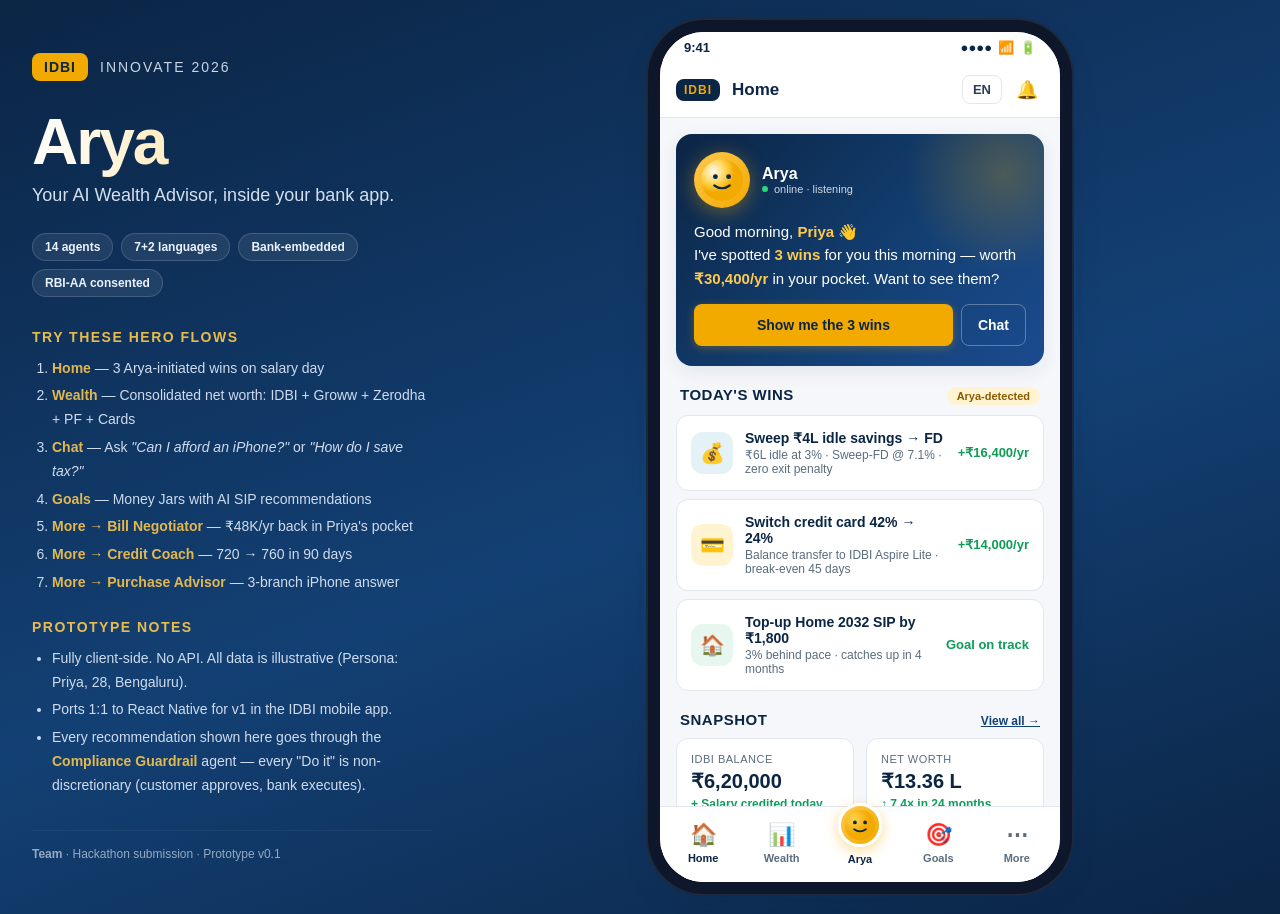
<file: src/app/index.html>
<!doctype html>
<html lang="en">
  <head>
    <meta charset="UTF-8" />
    <meta
      name="viewport"
      content="width=device-width, initial-scale=1, viewport-fit=cover"
    />
    <title>Arya — Your AI Wealth Advisor, Inside IDBI</title>
    <meta
      name="description"
      content="IDBI Innovate 2026 hackathon prototype. Avatar-based AI wealth advisor with 14 specialist agents."
    />
    <link rel="stylesheet" href="styles.css" />
  </head>
  <body>
    <!-- ─── DEMO FRAME (desktop chrome around the phone) ────────────────────── -->
    <div class="demo-shell">
      <aside class="demo-sidebar" id="demoSidebar">
        <div class="demo-brand">
          <div class="demo-brand-mark">IDBI</div>
          <div class="demo-brand-title">Innovate 2026</div>
        </div>
        <h1 class="demo-title">Arya</h1>
        <p class="demo-subtitle">
          Your AI Wealth Advisor, inside your bank app.
        </p>

        <div class="demo-tagline">
          <span class="tag">14 agents</span>
          <span class="tag">7+2 languages</span>
          <span class="tag">Bank-embedded</span>
          <span class="tag">RBI-AA consented</span>
        </div>

        <h3 class="demo-h3">Try these hero flows</h3>
        <ol class="demo-list">
          <li><b>Home</b> — 3 Arya-initiated wins on salary day</li>
          <li>
            <b>Wealth</b> — Consolidated net worth: IDBI + Groww + Zerodha + PF
            + Cards
          </li>
          <li>
            <b>Chat</b> — Ask <i>"Can I afford an iPhone?"</i> or
            <i>"How do I save tax?"</i>
          </li>
          <li><b>Goals</b> — Money Jars with AI SIP recommendations</li>
          <li>
            <b>More → Bill Negotiator</b> — ₹48K/yr back in Priya's pocket
          </li>
          <li><b>More → Credit Coach</b> — 720 → 760 in 90 days</li>
          <li><b>More → Purchase Advisor</b> — 3-branch iPhone answer</li>
        </ol>

        <h3 class="demo-h3">Prototype notes</h3>
        <ul class="demo-list">
          <li>
            Fully client-side. No API. All data is illustrative (Persona: Priya,
            28, Bengaluru).
          </li>
          <li>Ports 1:1 to React Native for v1 in the IDBI mobile app.</li>
          <li>
            Every recommendation shown here goes through the
            <b>Compliance Guardrail</b> agent — every "Do it" is
            non-discretionary (customer approves, bank executes).
          </li>
        </ul>

        <div class="demo-footer">
          <b>Team</b> · Hackathon submission · Prototype v0.1
        </div>
      </aside>

      <!-- ─── THE PHONE ────────────────────────────────────────────────── -->
      <div class="phone">
        <!-- Fake status bar -->
        <div class="phone-status">
          <span>9:41</span>
          <span class="phone-status-right">
            <span aria-hidden="true">●●●●</span>
            <span aria-hidden="true">📶</span>
            <span aria-hidden="true">🔋</span>
          </span>
        </div>

        <!-- App header (dynamic per view) -->
        <header class="app-header" id="appHeader">
          <div class="app-header-left">
            <div class="app-logo">IDBI</div>
            <div class="app-header-title" id="appHeaderTitle">Home</div>
          </div>
          <div class="app-header-right">
            <button class="lang-picker" id="langPicker" aria-label="Language">
              EN
            </button>
            <button class="icon-btn" aria-label="Notifications">🔔</button>
          </div>
        </header>

        <!-- Rendered by app.js -->
        <main id="viewRoot" class="view-root" role="main"></main>

        <!-- Bottom nav -->
        <nav class="bottom-nav" role="tablist" aria-label="Primary">
          <button
            class="nav-btn active"
            data-tab="home"
            role="tab"
            aria-selected="true"
          >
            <span class="nav-icon">🏠</span><span class="nav-label">Home</span>
          </button>
          <button
            class="nav-btn"
            data-tab="wealth"
            role="tab"
            aria-selected="false"
          >
            <span class="nav-icon">📊</span
            ><span class="nav-label">Wealth</span>
          </button>
          <button
            class="nav-btn nav-btn-arya"
            data-tab="chat"
            role="tab"
            aria-selected="false"
            aria-label="Chat with Arya"
          >
            <span class="arya-orb" aria-hidden="true">
              <svg viewBox="0 0 40 40" width="34" height="34">
                <defs>
                  <radialGradient id="orbGrad" cx="30%" cy="30%">
                    <stop offset="0%" stop-color="#FFD34E" />
                    <stop offset="100%" stop-color="#F2A900" />
                  </radialGradient>
                </defs>
                <circle cx="20" cy="20" r="18" fill="url(#orbGrad)" />
                <circle cx="14" cy="17" r="2.2" fill="#0B2545" />
                <circle cx="26" cy="17" r="2.2" fill="#0B2545" />
                <path
                  d="M13 25 Q20 30 27 25"
                  stroke="#0B2545"
                  stroke-width="2"
                  fill="none"
                  stroke-linecap="round"
                />
              </svg>
            </span>
            <span class="nav-label">Arya</span>
          </button>
          <button
            class="nav-btn"
            data-tab="goals"
            role="tab"
            aria-selected="false"
          >
            <span class="nav-icon">🎯</span><span class="nav-label">Goals</span>
          </button>
          <button
            class="nav-btn"
            data-tab="more"
            role="tab"
            aria-selected="false"
          >
            <span class="nav-icon">⋯</span><span class="nav-label">More</span>
          </button>
        </nav>
      </div>
    </div>

    <!-- ─── LANGUAGE SHEET (bottom sheet) ─────────────────────────────────── -->
    <div class="sheet-overlay" id="langSheet" hidden>
      <div class="sheet">
        <div class="sheet-handle"></div>
        <h3>Choose language</h3>
        <p class="muted">
          Arya replies in your language. Multilingual chat is a v1 feature.
        </p>
        <div class="lang-grid">
          <button class="lang-opt" data-lang="en">English</button>
          <button class="lang-opt" data-lang="hi">हिन्दी</button>
          <button class="lang-opt" data-lang="mr">मराठी</button>
          <button class="lang-opt" data-lang="ta">தமிழ்</button>
          <button class="lang-opt" data-lang="te">తెలుగు</button>
          <button class="lang-opt" data-lang="kn">ಕನ್ನಡ</button>
          <button class="lang-opt" data-lang="bn">বাংলা</button>
          <button class="lang-opt" data-lang="gu">ગુજરાતી</button>
          <button class="lang-opt" data-lang="pa">ਪੰਜਾਬੀ</button>
        </div>
        <button class="btn-secondary sheet-close" id="langSheetClose">
          Close
        </button>
      </div>
    </div>

    <!-- ─── ACTION CONFIRMATION TOAST ─────────────────────────────────────── -->
    <div class="toast" id="toast" hidden role="status" aria-live="polite">
      <div class="toast-icon">✓</div>
      <div class="toast-body">
        <div class="toast-title" id="toastTitle">Done</div>
        <div class="toast-msg" id="toastMsg"></div>
      </div>
    </div>

    <script src="data.js"></script>
    <script src="app.js"></script>
  </body>
</html>
</file>
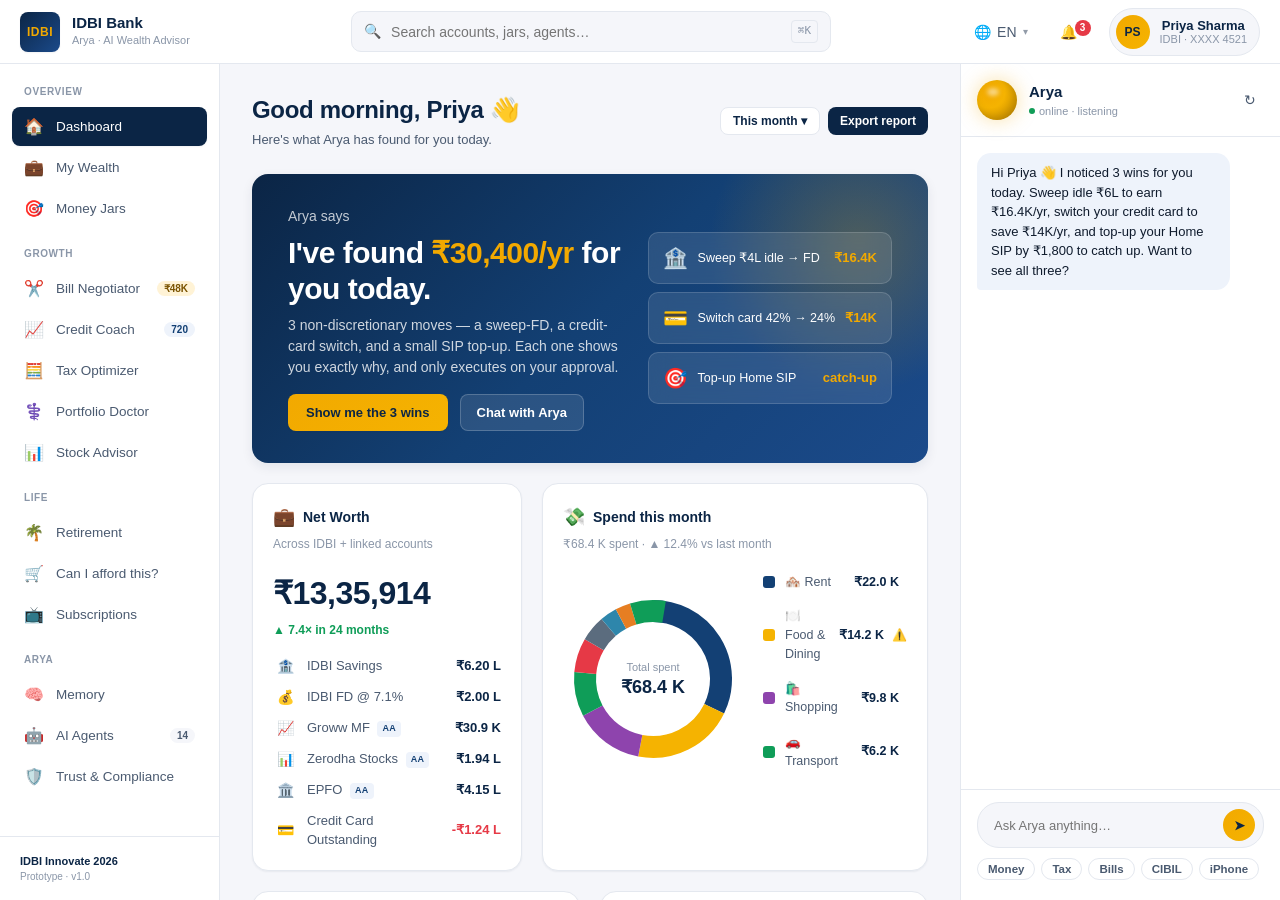
<file: src/web/index.html>
<!DOCTYPE html>
<html lang="en">
<head>
  <meta charset="UTF-8">
  <meta name="viewport" content="width=device-width, initial-scale=1.0">
  <title>Arya — AI Wealth Advisor · IDBI Bank</title>
  <meta name="description" content="Arya is an AI-powered wealth advisor built for IDBI Bank customers. See net worth, jars, bills, credit, tax and more.">
  <link rel="stylesheet" href="styles.css">
</head>
<body>

  <!-- ═══ TOP BAR ═══════════════════════════════════════════════════ -->
  <header class="topbar">
    <div class="topbar-left">
      <div class="brand">
        <div class="brand-mark">IDBI</div>
        <div class="brand-txt">
          <div class="brand-title">IDBI Bank</div>
          <div class="brand-sub">Arya · AI Wealth Advisor</div>
        </div>
      </div>
    </div>
    <div class="topbar-center">
      <div class="global-search">
        <span class="search-icon">🔍</span>
        <input type="text" placeholder="Search accounts, jars, agents…" aria-label="Global search">
        <span class="search-hint">⌘K</span>
      </div>
    </div>
    <div class="topbar-right">
      <button class="icon-btn" id="langBtn" title="Language">
        <span class="lang-flag">🌐</span>
        <span id="langLabel">EN</span>
        <span class="caret">▾</span>
      </button>
      <button class="icon-btn notif" title="Notifications">
        🔔<span class="notif-dot">3</span>
      </button>
      <button class="profile-chip" id="profileBtn" title="Profile">
        <div class="avatar-circle">PS</div>
        <div class="profile-txt">
          <div class="profile-name">Priya Sharma</div>
          <div class="profile-sub">IDBI · XXXX 4521</div>
        </div>
      </button>
    </div>
  </header>

  <!-- ═══ MAIN LAYOUT ═══════════════════════════════════════════════ -->
  <div class="app-shell">

    <!-- ─── SIDEBAR ─────────────────────────────────────────────── -->
    <aside class="sidebar" id="sidebar">
      <nav class="side-nav" aria-label="Primary">
        <div class="nav-section-title">Overview</div>
        <button class="side-nav-btn active" data-tab="overview">
          <span class="sn-icon">🏠</span>
          <span class="sn-label">Dashboard</span>
        </button>
        <button class="side-nav-btn" data-tab="wealth">
          <span class="sn-icon">💼</span>
          <span class="sn-label">My Wealth</span>
        </button>
        <button class="side-nav-btn" data-tab="goals">
          <span class="sn-icon">🎯</span>
          <span class="sn-label">Money Jars</span>
        </button>

        <div class="nav-section-title">Growth</div>
        <button class="side-nav-btn" data-tab="bills">
          <span class="sn-icon">✂️</span>
          <span class="sn-label">Bill Negotiator</span>
          <span class="sn-badge sn-badge-gold">₹48K</span>
        </button>
        <button class="side-nav-btn" data-tab="credit">
          <span class="sn-icon">📈</span>
          <span class="sn-label">Credit Coach</span>
          <span class="sn-badge sn-badge-blue">720</span>
        </button>
        <button class="side-nav-btn" data-tab="tax">
          <span class="sn-icon">🧮</span>
          <span class="sn-label">Tax Optimizer</span>
        </button>
        <button class="side-nav-btn" data-tab="portfolio">
          <span class="sn-icon">⚕️</span>
          <span class="sn-label">Portfolio Doctor</span>
        </button>
        <button class="side-nav-btn" data-tab="stock">
          <span class="sn-icon">📊</span>
          <span class="sn-label">Stock Advisor</span>
        </button>

        <div class="nav-section-title">Life</div>
        <button class="side-nav-btn" data-tab="retirement">
          <span class="sn-icon">🌴</span>
          <span class="sn-label">Retirement</span>
        </button>
        <button class="side-nav-btn" data-tab="purchase">
          <span class="sn-icon">🛒</span>
          <span class="sn-label">Can I afford this?</span>
        </button>
        <button class="side-nav-btn" data-tab="subscriptions">
          <span class="sn-icon">📺</span>
          <span class="sn-label">Subscriptions</span>
        </button>

        <div class="nav-section-title">Arya</div>
        <button class="side-nav-btn" data-tab="memory">
          <span class="sn-icon">🧠</span>
          <span class="sn-label">Memory</span>
        </button>
        <button class="side-nav-btn" data-tab="agents">
          <span class="sn-icon">🤖</span>
          <span class="sn-label">AI Agents</span>
          <span class="sn-badge sn-badge-gray">14</span>
        </button>
        <button class="side-nav-btn" data-tab="trust">
          <span class="sn-icon">🛡️</span>
          <span class="sn-label">Trust & Compliance</span>
        </button>
      </nav>

      <div class="side-footer">
        <div class="side-footer-title">IDBI Innovate 2026</div>
        <div class="side-footer-sub">Prototype · v1.0</div>
      </div>
    </aside>

    <!-- ─── MAIN CONTENT ────────────────────────────────────────── -->
    <main class="content" id="content">
      <!-- populated by app.js -->
    </main>

    <!-- ─── CHAT RAIL (docked right) ────────────────────────────── -->
    <aside class="chat-rail" id="chatRail">
      <div class="chat-rail-header">
        <div class="chat-rail-title">
          <div class="arya-orb" id="aryaOrb"></div>
          <div>
            <div class="chat-rail-name">Arya</div>
            <div class="chat-rail-status"><span class="live-dot"></span> online · listening</div>
          </div>
        </div>
        <button class="icon-btn small" id="clearChatBtn" title="Clear conversation">↻</button>
      </div>
      <div class="chat-rail-messages" id="chatMessages">
        <!-- messages injected by app.js -->
      </div>
      <div class="chat-rail-input">
        <form id="chatForm">
          <input type="text" id="chatInput" placeholder="Ask Arya anything…" autocomplete="off">
          <button type="submit" class="chat-send" title="Send">➤</button>
        </form>
        <div class="chat-suggest-row">
          <button class="chip" data-suggest="Show my money">Money</button>
          <button class="chip" data-suggest="Save on taxes">Tax</button>
          <button class="chip" data-suggest="Cut my bills">Bills</button>
          <button class="chip" data-suggest="Improve CIBIL">CIBIL</button>
          <button class="chip" data-suggest="Can I afford an iPhone?">iPhone</button>
        </div>
      </div>
    </aside>
  </div>

  <!-- ═══ LANGUAGE DROPDOWN ═════════════════════════════════════════ -->
  <div class="lang-menu" id="langMenu" hidden role="menu">
    <button class="lang-opt" data-lang="en" role="menuitem">🇬🇧 English</button>
    <button class="lang-opt" data-lang="hi" role="menuitem">🇮🇳 हिंदी</button>
    <button class="lang-opt" data-lang="mr" role="menuitem">🇮🇳 मराठी</button>
    <button class="lang-opt" data-lang="ta" role="menuitem">🇮🇳 தமிழ்</button>
    <button class="lang-opt" data-lang="te" role="menuitem">🇮🇳 తెలుగు</button>
    <button class="lang-opt" data-lang="kn" role="menuitem">🇮🇳 ಕನ್ನಡ</button>
    <button class="lang-opt" data-lang="bn" role="menuitem">🇮🇳 বাংলা</button>
    <button class="lang-opt" data-lang="gu" role="menuitem">🇮🇳 ગુજરાતી</button>
    <button class="lang-opt" data-lang="pa" role="menuitem">🇮🇳 ਪੰਜਾਬੀ</button>
  </div>

  <!-- ═══ TOAST ═════════════════════════════════════════════════════ -->
  <div class="toast" id="toast" hidden>
    <div class="toast-icon">✓</div>
    <div class="toast-body">
      <div class="toast-title" id="toastTitle">Done</div>
      <div class="toast-msg" id="toastMsg"></div>
    </div>
  </div>

  <script src="data.js"></script>
  <script src="app.js"></script>
</body>
</html>
</file>
<file: src/app/styles.css>
/* ═══════════════════════════════════════════════════════════════════════════
   Arya — AI Wealth Advisor · IDBI Innovate 2026
   Design tokens: IDBI navy + gold, banking-grade neutrals.
   ═══════════════════════════════════════════════════════════════════════════ */

:root {
  /* Brand */
  --navy-900: #0B2545;
  --navy-800: #134074;
  --navy-700: #1B4B8F;
  --gold-500: #F2A900;
  --gold-400: #FFC94D;
  --gold-100: #FFF3D1;

  /* Neutrals */
  --ink-900: #0B2545;
  --ink-700: #2D3E56;
  --ink-500: #5B6C7E;
  --ink-300: #9AAABC;
  --line:    #E1E7EF;
  --bg:      #F5F7FB;
  --card:    #FFFFFF;

  /* Semantic */
  --success-500: #0F9D58;
  --success-50:  #E7F6EE;
  --warn-500:    #E67E22;
  --warn-50:     #FDF1E4;
  --danger-500:  #E63946;
  --danger-50:   #FCE7E9;
  --info-500:    #2E86AB;
  --info-50:     #E4F1F7;

  /* Radii + shadows */
  --r-sm: 8px;
  --r-md: 12px;
  --r-lg: 16px;
  --r-xl: 24px;
  --shadow-1: 0 2px 6px rgba(11, 37, 69, 0.05);
  --shadow-2: 0 6px 20px rgba(11, 37, 69, 0.08);
  --shadow-3: 0 12px 40px rgba(11, 37, 69, 0.14);

  /* Motion */
  --ease: cubic-bezier(.2, .8, .2, 1);
}

* {
  box-sizing: border-box;
  -webkit-tap-highlight-color: transparent;
}

html, body {
  margin: 0;
  padding: 0;
  min-height: 100vh;
  font-family: -apple-system, BlinkMacSystemFont, "Segoe UI", "Inter", Roboto, "Helvetica Neue", Arial, sans-serif;
  background: linear-gradient(160deg, #0B2545 0%, #134074 55%, #0B2545 100%);
  color: var(--ink-900);
  overflow-x: hidden;
}

/* ─── DEMO SHELL (desktop chrome around the phone) ────────────────────── */
.demo-shell {
  display: grid;
  grid-template-columns: minmax(300px, 400px) 1fr;
  gap: 40px;
  min-height: 100vh;
  align-items: center;
  padding: 32px;
  max-width: 1400px;
  margin: 0 auto;
}

.demo-sidebar {
  color: #EAF2FF;
  max-width: 400px;
}

.demo-brand {
  display: flex;
  align-items: center;
  gap: 12px;
  margin-bottom: 24px;
}
.demo-brand-mark {
  background: var(--gold-500);
  color: var(--navy-900);
  font-weight: 900;
  padding: 6px 12px;
  border-radius: var(--r-sm);
  font-size: 14px;
  letter-spacing: 1px;
}
.demo-brand-title {
  opacity: 0.85;
  font-size: 14px;
  letter-spacing: 2px;
  text-transform: uppercase;
}

.demo-title {
  font-size: 64px;
  font-weight: 800;
  margin: 0 0 4px;
  background: linear-gradient(90deg, #FFF, var(--gold-400));
  -webkit-background-clip: text;
  background-clip: text;
  -webkit-text-fill-color: transparent;
  letter-spacing: -2px;
}
.demo-subtitle {
  font-size: 18px;
  opacity: 0.9;
  margin: 0 0 24px;
  line-height: 1.4;
}

.demo-tagline {
  display: flex;
  flex-wrap: wrap;
  gap: 8px;
  margin-bottom: 32px;
}
.tag {
  background: rgba(255, 255, 255, 0.08);
  border: 1px solid rgba(255, 255, 255, 0.15);
  color: #EAF2FF;
  padding: 6px 12px;
  border-radius: 999px;
  font-size: 12px;
  font-weight: 600;
}

.demo-h3 {
  font-size: 14px;
  text-transform: uppercase;
  letter-spacing: 1.5px;
  margin: 24px 0 12px;
  color: var(--gold-400);
  opacity: 0.9;
}

.demo-list {
  padding-left: 20px;
  margin: 0;
  line-height: 1.7;
  font-size: 14px;
  opacity: 0.88;
}
.demo-list li { margin-bottom: 4px; }
.demo-list li b { color: var(--gold-400); }

.demo-footer {
  margin-top: 32px;
  font-size: 12px;
  opacity: 0.6;
  border-top: 1px solid rgba(255, 255, 255, 0.08);
  padding-top: 16px;
}

/* ─── PHONE FRAME ─────────────────────────────────────────────────────── */
.phone {
  width: 400px;
  height: 850px;
  background: var(--bg);
  border-radius: 44px;
  box-shadow: var(--shadow-3), 0 0 0 12px #0f172a, 0 0 0 14px #1e2a3e;
  overflow: hidden;
  position: relative;
  display: flex;
  flex-direction: column;
  justify-self: center;
}

.phone-status {
  height: 30px;
  background: var(--card);
  display: flex;
  justify-content: space-between;
  align-items: center;
  padding: 0 24px;
  font-size: 13px;
  font-weight: 600;
  color: var(--ink-900);
  flex-shrink: 0;
}
.phone-status-right { display: flex; gap: 6px; }

/* App header */
.app-header {
  height: 56px;
  background: var(--card);
  display: flex;
  align-items: center;
  justify-content: space-between;
  padding: 0 16px;
  border-bottom: 1px solid var(--line);
  flex-shrink: 0;
  z-index: 5;
}
.app-header-left { display: flex; align-items: center; gap: 12px; }
.app-logo {
  background: var(--navy-900);
  color: var(--gold-500);
  font-weight: 900;
  font-size: 12px;
  padding: 4px 8px;
  border-radius: var(--r-sm);
  letter-spacing: 1px;
}
.app-header-title {
  font-size: 17px;
  font-weight: 700;
  color: var(--ink-900);
}
.app-header-right { display: flex; align-items: center; gap: 8px; }
.icon-btn, .lang-picker {
  background: transparent;
  border: 1px solid var(--line);
  border-radius: var(--r-sm);
  padding: 6px 10px;
  font-size: 13px;
  font-weight: 600;
  color: var(--ink-700);
  cursor: pointer;
}
.icon-btn { border: none; padding: 6px; font-size: 18px; }
.lang-picker:hover { background: var(--bg); }

/* View scroll container */
.view-root {
  flex: 1;
  overflow-y: auto;
  overflow-x: hidden;
  padding: 16px 16px 120px;
  scroll-behavior: smooth;
}
.view-root::-webkit-scrollbar { width: 0; }

/* Bottom nav */
.bottom-nav {
  position: absolute;
  bottom: 0;
  left: 0;
  right: 0;
  height: 76px;
  background: var(--card);
  border-top: 1px solid var(--line);
  display: grid;
  grid-template-columns: repeat(5, 1fr);
  padding: 8px 4px 12px;
  z-index: 10;
}
.nav-btn {
  background: transparent;
  border: none;
  display: flex;
  flex-direction: column;
  align-items: center;
  justify-content: center;
  gap: 4px;
  color: var(--ink-500);
  font-size: 11px;
  font-weight: 600;
  cursor: pointer;
  padding: 4px;
  transition: color 0.2s var(--ease);
}
.nav-btn.active { color: var(--navy-900); }
.nav-icon { font-size: 22px; }
.nav-btn-arya { position: relative; }
.arya-orb {
  width: 44px; height: 44px;
  border-radius: 50%;
  background: linear-gradient(135deg, var(--gold-400), var(--gold-500));
  display: grid;
  place-items: center;
  box-shadow: 0 4px 14px rgba(242, 169, 0, 0.4);
  margin-top: -18px;
  border: 3px solid var(--card);
}
.nav-btn-arya .nav-label { margin-top: 2px; color: var(--navy-900); font-weight: 700; }

/* ═══ COMMON COMPONENTS ═══════════════════════════════════════════════════ */

/* Cards */
.card {
  background: var(--card);
  border-radius: var(--r-md);
  padding: 16px;
  box-shadow: var(--shadow-1);
  margin-bottom: 12px;
  border: 1px solid var(--line);
}
.card-flush { padding: 0; overflow: hidden; }
.card-hero {
  background: linear-gradient(135deg, var(--navy-900), var(--navy-800));
  color: #FFF;
  border: none;
}
.card-hero h2, .card-hero h3, .card-hero p { color: #FFF; }

/* Buttons */
.btn-primary, .btn-secondary, .btn-ghost {
  border-radius: var(--r-sm);
  padding: 12px 16px;
  font-size: 14px;
  font-weight: 700;
  cursor: pointer;
  border: none;
  font-family: inherit;
  transition: transform 0.1s var(--ease), box-shadow 0.2s var(--ease);
  display: inline-flex;
  align-items: center;
  justify-content: center;
  gap: 6px;
}
.btn-primary {
  background: var(--gold-500);
  color: var(--navy-900);
  width: 100%;
  box-shadow: 0 2px 8px rgba(242, 169, 0, 0.3);
}
.btn-primary:hover { transform: translateY(-1px); box-shadow: 0 4px 14px rgba(242, 169, 0, 0.4); }
.btn-primary:active { transform: translateY(0); }
.btn-secondary {
  background: var(--bg);
  color: var(--navy-900);
  border: 1px solid var(--line);
  width: 100%;
}
.btn-secondary:hover { background: #EDF1F7; }
.btn-ghost {
  background: transparent;
  color: var(--navy-800);
  padding: 8px 12px;
}
.btn-inline { width: auto; padding: 10px 16px; }

/* Section headers */
.section-h {
  display: flex;
  align-items: baseline;
  justify-content: space-between;
  margin: 20px 4px 10px;
}
.section-h h2 {
  font-size: 15px;
  font-weight: 700;
  margin: 0;
  color: var(--ink-900);
  text-transform: uppercase;
  letter-spacing: 0.5px;
}
.section-h a { font-size: 12px; color: var(--navy-800); font-weight: 600; }

/* Chips / badges */
.chip {
  display: inline-flex;
  align-items: center;
  gap: 4px;
  padding: 3px 10px;
  border-radius: 999px;
  font-size: 11px;
  font-weight: 700;
  background: var(--info-50);
  color: var(--info-500);
}
.chip-warn { background: var(--warn-50); color: var(--warn-500); }
.chip-danger { background: var(--danger-50); color: var(--danger-500); }
.chip-success { background: var(--success-50); color: var(--success-500); }
.chip-gold { background: var(--gold-100); color: #8B5A00; }

/* Progress bar */
.bar {
  width: 100%;
  height: 8px;
  background: var(--line);
  border-radius: 999px;
  overflow: hidden;
}
.bar-fill {
  height: 100%;
  background: linear-gradient(90deg, var(--gold-500), var(--gold-400));
  border-radius: 999px;
  transition: width 0.6s var(--ease);
}
.bar-fill.success { background: linear-gradient(90deg, var(--success-500), #34C759); }
.bar-fill.danger  { background: linear-gradient(90deg, var(--danger-500), #FF6B6B); }

/* Utility */
.row { display: flex; align-items: center; justify-content: space-between; }
.stack { display: flex; flex-direction: column; gap: 8px; }
.muted { color: var(--ink-500); font-size: 13px; }
.mini  { font-size: 11px; color: var(--ink-500); }
.small { font-size: 13px; color: var(--ink-700); }
.strike { text-decoration: line-through; opacity: 0.5; }
.mt-8  { margin-top: 8px; }
.mt-12 { margin-top: 12px; }
.mt-16 { margin-top: 16px; }
.gap-4 { gap: 4px; }
.gap-8 { gap: 8px; }
.center-text { text-align: center; }

/* ═══ HOME VIEW ═══════════════════════════════════════════════════════════ */

/* Arya greeting hero */
.arya-hero {
  position: relative;
  overflow: hidden;
  background: linear-gradient(135deg, var(--navy-900) 0%, var(--navy-800) 60%, var(--navy-700) 100%);
  border-radius: var(--r-lg);
  padding: 18px 18px 20px;
  color: #FFF;
  margin-bottom: 16px;
  box-shadow: var(--shadow-2);
}
.arya-hero::before {
  content: "";
  position: absolute;
  right: -60px; top: -60px;
  width: 200px; height: 200px;
  border-radius: 50%;
  background: radial-gradient(circle, rgba(242, 169, 0, 0.25), transparent 70%);
}
.arya-avatar-row {
  display: flex;
  align-items: center;
  gap: 12px;
  margin-bottom: 12px;
  position: relative;
  z-index: 1;
}
.arya-avatar {
  width: 56px;
  height: 56px;
  border-radius: 50%;
  background: linear-gradient(135deg, var(--gold-400), var(--gold-500));
  display: grid;
  place-items: center;
  box-shadow: 0 4px 20px rgba(242, 169, 0, 0.4);
  flex-shrink: 0;
  animation: aryaFloat 3s var(--ease) infinite alternate;
}
.arya-avatar svg { width: 44px; height: 44px; }
@keyframes aryaFloat {
  to { transform: translateY(-3px); }
}
.arya-name { font-weight: 700; font-size: 16px; }
.arya-status {
  font-size: 11px;
  opacity: 0.8;
  display: flex;
  align-items: center;
  gap: 6px;
}
.arya-status::before {
  content: "";
  width: 6px; height: 6px;
  border-radius: 50%;
  background: #33ff88;
  animation: pulse 2s ease-in-out infinite;
}
@keyframes pulse {
  50% { opacity: 0.4; }
}

.arya-msg {
  font-size: 15px;
  line-height: 1.55;
  margin: 0 0 14px;
  position: relative;
  z-index: 1;
}
.arya-msg b { color: var(--gold-400); font-weight: 700; }

.hero-actions {
  display: flex;
  gap: 8px;
  position: relative;
  z-index: 1;
}
.hero-actions .btn-primary { flex: 1; }
.hero-actions .btn-ghost {
  color: #FFF;
  border: 1px solid rgba(255, 255, 255, 0.3);
  padding: 12px 16px;
  border-radius: var(--r-sm);
  font-weight: 700;
}

/* Wins list on home */
.win-card {
  display: flex;
  align-items: center;
  gap: 12px;
  padding: 14px;
  background: var(--card);
  border-radius: var(--r-md);
  border: 1px solid var(--line);
  margin-bottom: 8px;
  transition: transform 0.2s var(--ease), box-shadow 0.2s var(--ease);
  cursor: pointer;
}
.win-card:hover { transform: translateX(2px); box-shadow: var(--shadow-1); }
.win-icon {
  width: 42px; height: 42px;
  border-radius: 12px;
  display: grid;
  place-items: center;
  font-size: 20px;
  background: var(--gold-100);
  flex-shrink: 0;
}
.win-icon.blue { background: var(--info-50); }
.win-icon.green { background: var(--success-50); }
.win-body { flex: 1; }
.win-title { font-size: 14px; font-weight: 700; color: var(--ink-900); }
.win-sub { font-size: 12px; color: var(--ink-500); margin-top: 2px; }
.win-save {
  font-size: 13px;
  font-weight: 700;
  color: var(--success-500);
  white-space: nowrap;
}

/* Balance/networth summary */
.balance-card {
  display: grid;
  grid-template-columns: 1fr 1fr;
  gap: 12px;
  margin-bottom: 12px;
}
.balance-tile {
  background: var(--card);
  border: 1px solid var(--line);
  border-radius: var(--r-md);
  padding: 14px;
}
.balance-tile-label {
  font-size: 11px;
  color: var(--ink-500);
  text-transform: uppercase;
  letter-spacing: 0.5px;
  margin-bottom: 4px;
}
.balance-tile-value {
  font-size: 20px;
  font-weight: 800;
  color: var(--ink-900);
}
.balance-tile-delta {
  font-size: 12px;
  margin-top: 4px;
  font-weight: 600;
}
.balance-tile-delta.up   { color: var(--success-500); }
.balance-tile-delta.down { color: var(--danger-500); }

/* Quick actions */
.quick-actions {
  display: grid;
  grid-template-columns: repeat(4, 1fr);
  gap: 8px;
  margin: 8px 0 4px;
}
.qa-btn {
  background: var(--card);
  border: 1px solid var(--line);
  border-radius: var(--r-md);
  padding: 12px 4px;
  display: flex;
  flex-direction: column;
  align-items: center;
  gap: 6px;
  cursor: pointer;
  transition: transform 0.15s var(--ease), background 0.2s var(--ease);
  font-family: inherit;
}
.qa-btn:hover { transform: translateY(-1px); background: var(--bg); }
.qa-icon { font-size: 22px; }
.qa-label { font-size: 11px; color: var(--ink-700); font-weight: 600; text-align: center; line-height: 1.2; }

/* ═══ WEALTH VIEW ══════════════════════════════════════════════════════════ */

.wealth-hero {
  background: linear-gradient(135deg, var(--navy-900), var(--navy-800));
  color: #FFF;
  border-radius: var(--r-lg);
  padding: 18px;
  margin-bottom: 16px;
  box-shadow: var(--shadow-2);
}
.wealth-hero-label { font-size: 12px; opacity: 0.7; text-transform: uppercase; letter-spacing: 1px; }
.wealth-hero-value { font-size: 32px; font-weight: 800; margin-top: 4px; }
.wealth-hero-delta { font-size: 12px; margin-top: 4px; color: var(--gold-400); font-weight: 600; }

.aa-badge {
  display: inline-flex;
  align-items: center;
  gap: 4px;
  background: rgba(255, 255, 255, 0.12);
  padding: 4px 10px;
  border-radius: 999px;
  font-size: 10px;
  font-weight: 700;
  margin-top: 12px;
  letter-spacing: 0.5px;
  text-transform: uppercase;
}

/* Asset breakdown */
.asset-row {
  display: flex;
  align-items: center;
  gap: 12px;
  padding: 12px;
  border-bottom: 1px solid var(--line);
}
.asset-row:last-child { border-bottom: none; }
.asset-icon {
  width: 40px; height: 40px;
  border-radius: var(--r-sm);
  display: grid;
  place-items: center;
  font-size: 18px;
  background: var(--bg);
  flex-shrink: 0;
}
.asset-icon.idbi { background: linear-gradient(135deg, #FFF3D1, #FFE59A); }
.asset-body { flex: 1; min-width: 0; }
.asset-name { font-size: 14px; font-weight: 700; color: var(--ink-900); }
.asset-sub  { font-size: 11px; color: var(--ink-500); margin-top: 2px; }
.asset-value { font-size: 14px; font-weight: 700; color: var(--ink-900); white-space: nowrap; }
.asset-value.neg { color: var(--danger-500); }

/* Portfolio doctor findings */
.finding-card {
  display: flex;
  gap: 10px;
  padding: 12px;
  border-radius: var(--r-md);
  border: 1px solid var(--line);
  background: var(--card);
  margin-bottom: 8px;
}
.finding-severity {
  width: 4px;
  border-radius: 2px;
  flex-shrink: 0;
  background: var(--info-500);
}
.finding-severity.high   { background: var(--danger-500); }
.finding-severity.medium { background: var(--warn-500); }
.finding-severity.low    { background: var(--success-500); }
.finding-body { flex: 1; }
.finding-title { font-size: 13px; font-weight: 700; color: var(--ink-900); }
.finding-fix { font-size: 12px; color: var(--ink-500); margin: 4px 0 8px; line-height: 1.4; }

/* Spend chart donut (SVG) */
.spend-donut-wrap {
  display: grid;
  grid-template-columns: 130px 1fr;
  gap: 16px;
  align-items: center;
}
.spend-donut { width: 130px; height: 130px; }
.spend-donut-center {
  fill: var(--ink-900);
  font-weight: 800;
  font-size: 16px;
}
.spend-legend {
  display: flex;
  flex-direction: column;
  gap: 6px;
  font-size: 11px;
}
.spend-legend-row {
  display: flex;
  align-items: center;
  gap: 6px;
}
.spend-legend-dot {
  width: 8px; height: 8px;
  border-radius: 50%;
  flex-shrink: 0;
}

/* Spend list rows */
.spend-row {
  display: flex;
  align-items: center;
  gap: 12px;
  padding: 10px 0;
  border-bottom: 1px solid var(--line);
}
.spend-row:last-child { border-bottom: none; }
.spend-cat-icon {
  width: 34px; height: 34px;
  border-radius: 50%;
  display: grid; place-items: center;
  font-size: 15px;
  flex-shrink: 0;
}
.spend-cat-name { font-size: 13px; font-weight: 700; color: var(--ink-900); flex: 1; }
.spend-cat-amt  { font-size: 13px; font-weight: 700; color: var(--ink-900); }
.spend-alert-tag {
  display: inline-block;
  background: var(--warn-50);
  color: var(--warn-500);
  font-size: 10px;
  font-weight: 700;
  padding: 2px 6px;
  border-radius: 4px;
  margin-top: 2px;
}

/* ═══ CHAT VIEW ═══════════════════════════════════════════════════════════ */

.chat-shell {
  display: flex;
  flex-direction: column;
  height: calc(100vh - 250px);
  min-height: 500px;
  margin: -16px -16px -120px;
  padding-bottom: 120px;
}
.chat-messages {
  flex: 1;
  overflow-y: auto;
  padding: 16px;
  display: flex;
  flex-direction: column;
  gap: 10px;
  background: var(--bg);
}
.chat-messages::-webkit-scrollbar { width: 0; }

.bubble {
  max-width: 88%;
  padding: 10px 14px;
  border-radius: 18px;
  font-size: 14px;
  line-height: 1.5;
  animation: bubbleIn 0.3s var(--ease);
  word-wrap: break-word;
}
@keyframes bubbleIn {
  from { opacity: 0; transform: translateY(6px); }
  to   { opacity: 1; transform: translateY(0); }
}

.bubble-arya {
  background: var(--card);
  color: var(--ink-900);
  align-self: flex-start;
  border-bottom-left-radius: 4px;
  box-shadow: var(--shadow-1);
  border: 1px solid var(--line);
}
.bubble-user {
  background: linear-gradient(135deg, var(--navy-900), var(--navy-800));
  color: #FFF;
  align-self: flex-end;
  border-bottom-right-radius: 4px;
}
.bubble-arya-row {
  display: flex;
  align-items: flex-end;
  gap: 8px;
  align-self: flex-start;
  max-width: 92%;
}
.bubble-arya-row .arya-mini-avatar {
  width: 26px; height: 26px;
  border-radius: 50%;
  background: linear-gradient(135deg, var(--gold-400), var(--gold-500));
  flex-shrink: 0;
  display: grid;
  place-items: center;
  font-size: 14px;
}
.bubble-arya-row .bubble { max-width: 100%; }

.bubble.why {
  background: var(--gold-100);
  border: 1px solid var(--gold-500);
  color: #7A4C00;
}
.bubble.why h4 {
  margin: 0 0 6px;
  font-size: 12px;
  font-weight: 800;
  text-transform: uppercase;
  color: #8B5A00;
  letter-spacing: 0.5px;
}
.bubble.why ul {
  margin: 4px 0 0;
  padding-left: 18px;
  font-size: 13px;
  line-height: 1.6;
}

.bubble.action-card {
  background: var(--card);
  border: 2px solid var(--gold-500);
  padding: 12px;
  border-radius: 14px;
  max-width: 92%;
}
.bubble.action-card .agent-line {
  font-size: 10px;
  color: var(--ink-500);
  text-transform: uppercase;
  letter-spacing: 0.5px;
  margin-bottom: 4px;
  font-weight: 700;
}
.bubble.action-card .disclaimer {
  font-size: 10px;
  color: var(--ink-500);
  margin-top: 6px;
  font-style: italic;
  line-height: 1.4;
}
.bubble.action-card .btn-primary { padding: 10px; font-size: 13px; margin-top: 4px; }

.chat-choices {
  display: flex;
  flex-direction: column;
  gap: 6px;
  align-self: flex-start;
  max-width: 88%;
  margin-left: 34px;
}
.chat-choice {
  background: var(--card);
  border: 1px solid var(--navy-800);
  color: var(--navy-800);
  border-radius: 999px;
  padding: 8px 14px;
  font-size: 13px;
  font-weight: 700;
  cursor: pointer;
  text-align: left;
  font-family: inherit;
  transition: all 0.2s var(--ease);
}
.chat-choice:hover { background: var(--navy-800); color: #FFF; }

.chat-composer {
  padding: 8px 12px;
  border-top: 1px solid var(--line);
  background: var(--card);
  display: flex;
  gap: 8px;
  align-items: center;
  flex-shrink: 0;
}
.chat-input {
  flex: 1;
  border: 1px solid var(--line);
  background: var(--bg);
  border-radius: 999px;
  padding: 10px 14px;
  font-size: 14px;
  font-family: inherit;
  outline: none;
  color: var(--ink-900);
}
.chat-input:focus { border-color: var(--navy-800); background: #FFF; }
.chat-send {
  width: 40px; height: 40px;
  border-radius: 50%;
  background: var(--gold-500);
  color: var(--navy-900);
  border: none;
  cursor: pointer;
  font-size: 18px;
  display: grid; place-items: center;
  flex-shrink: 0;
}
.chat-suggestions {
  display: flex;
  gap: 6px;
  overflow-x: auto;
  padding: 4px 12px 8px;
  background: var(--card);
  flex-shrink: 0;
}
.chat-suggestions::-webkit-scrollbar { height: 0; }
.chat-sugg {
  background: var(--bg);
  border: 1px solid var(--line);
  color: var(--ink-700);
  border-radius: 999px;
  padding: 6px 12px;
  font-size: 11px;
  font-weight: 600;
  white-space: nowrap;
  cursor: pointer;
  flex-shrink: 0;
  font-family: inherit;
}
.chat-sugg:hover { background: var(--navy-800); color: #FFF; border-color: var(--navy-800); }

.typing {
  display: flex; gap: 3px;
  padding: 10px 14px;
  background: var(--card);
  border: 1px solid var(--line);
  border-radius: 18px;
  border-bottom-left-radius: 4px;
  align-self: flex-start;
  align-items: center;
}
.typing span {
  width: 6px; height: 6px;
  border-radius: 50%;
  background: var(--ink-300);
  animation: typing 1.2s infinite;
}
.typing span:nth-child(2) { animation-delay: 0.15s; }
.typing span:nth-child(3) { animation-delay: 0.3s; }
@keyframes typing {
  0%, 60%, 100% { transform: scale(1); opacity: 0.4; }
  30% { transform: scale(1.3); opacity: 1; }
}

/* ═══ GOALS (JARS) VIEW ═══════════════════════════════════════════════════ */

.jar-card {
  background: var(--card);
  border-radius: var(--r-md);
  padding: 16px;
  border: 1px solid var(--line);
  margin-bottom: 12px;
  position: relative;
  overflow: hidden;
}
.jar-header { display: flex; align-items: center; gap: 12px; margin-bottom: 12px; }
.jar-icon {
  width: 48px; height: 48px;
  border-radius: 12px;
  background: linear-gradient(135deg, var(--gold-100), #FFE59A);
  display: grid; place-items: center;
  font-size: 24px;
}
.jar-name { font-size: 15px; font-weight: 700; color: var(--ink-900); }
.jar-target { font-size: 12px; color: var(--ink-500); }

/* Jar visual (SVG) */
.jar-visual {
  width: 100%;
  height: 100px;
  margin: 12px 0;
}
.jar-visual .jar-body { fill: var(--card); stroke: var(--navy-800); stroke-width: 2; }
.jar-visual .jar-liquid {
  fill: url(#jarGrad);
  transition: y 0.6s var(--ease), height 0.6s var(--ease);
}

.jar-stats { display: flex; justify-content: space-between; margin: 8px 0; font-size: 12px; }
.jar-stat-label { color: var(--ink-500); }
.jar-stat-value { color: var(--ink-900); font-weight: 700; }

.jar-ai-note {
  background: var(--gold-100);
  padding: 10px;
  border-radius: var(--r-sm);
  font-size: 12px;
  color: #7A4C00;
  line-height: 1.5;
  margin: 10px 0;
  border-left: 3px solid var(--gold-500);
}
.jar-ai-note b { color: #8B5A00; }

/* ═══ BILL NEGOTIATOR VIEW ════════════════════════════════════════════════ */

.savings-hero {
  background: linear-gradient(135deg, #0F9D58, #34C759);
  color: #FFF;
  border-radius: var(--r-lg);
  padding: 18px;
  margin-bottom: 16px;
  text-align: center;
}
.savings-hero-label { font-size: 12px; opacity: 0.9; text-transform: uppercase; letter-spacing: 1.5px; }
.savings-hero-value { font-size: 40px; font-weight: 900; margin: 4px 0; }
.savings-hero-sub { font-size: 12px; opacity: 0.9; }

.bill-card {
  background: var(--card);
  border-radius: var(--r-md);
  padding: 16px;
  border: 1px solid var(--line);
  margin-bottom: 10px;
}
.bill-header { display: flex; align-items: center; gap: 10px; margin-bottom: 12px; }
.bill-icon { font-size: 28px; }
.bill-title { font-size: 15px; font-weight: 700; color: var(--ink-900); flex: 1; }
.bill-yearly-save {
  background: var(--success-50);
  color: var(--success-500);
  padding: 4px 10px;
  border-radius: 999px;
  font-size: 12px;
  font-weight: 700;
}
.bill-compare {
  display: grid;
  grid-template-columns: 1fr auto 1fr;
  gap: 12px;
  align-items: center;
  padding: 10px 0;
  border-top: 1px solid var(--line);
  border-bottom: 1px solid var(--line);
}
.bill-side { }
.bill-side-label { font-size: 10px; color: var(--ink-500); text-transform: uppercase; letter-spacing: 0.5px; }
.bill-side-value { font-size: 13px; font-weight: 700; color: var(--ink-900); margin-top: 2px; }
.bill-side.new .bill-side-value { color: var(--success-500); }
.bill-arrow { color: var(--ink-300); font-size: 18px; }

.bill-why {
  font-size: 12px;
  color: var(--ink-500);
  margin: 10px 0;
  line-height: 1.5;
}

/* ═══ CREDIT COACH VIEW ═══════════════════════════════════════════════════ */

.cibil-hero {
  background: linear-gradient(135deg, var(--navy-900), var(--navy-800));
  color: #FFF;
  border-radius: var(--r-lg);
  padding: 20px;
  margin-bottom: 12px;
  text-align: center;
  box-shadow: var(--shadow-2);
}
.cibil-score {
  font-size: 56px;
  font-weight: 900;
  color: var(--gold-400);
  line-height: 1;
}
.cibil-band { font-size: 14px; opacity: 0.9; margin-top: 4px; }

.cibil-gauge {
  position: relative;
  height: 44px;
  margin: 20px auto 8px;
  max-width: 260px;
}
.cibil-gauge-bar {
  height: 8px;
  border-radius: 999px;
  background: linear-gradient(90deg, #E63946, #F5B301, #34C759);
}
.cibil-gauge-marker {
  position: absolute;
  top: -4px;
  transform: translateX(-50%);
  transition: left 0.6s var(--ease);
}
.cibil-gauge-marker-dot {
  width: 16px; height: 16px;
  border-radius: 50%;
  background: #FFF;
  border: 3px solid var(--gold-500);
  box-shadow: 0 0 0 3px rgba(242, 169, 0, 0.3);
}
.cibil-gauge-scale {
  display: flex;
  justify-content: space-between;
  margin-top: 12px;
  font-size: 10px;
  opacity: 0.7;
  padding: 0 4px;
}

.cibil-projected {
  background: rgba(242, 169, 0, 0.15);
  border: 1px dashed var(--gold-400);
  padding: 8px 12px;
  border-radius: var(--r-sm);
  margin-top: 14px;
  font-size: 12px;
}
.cibil-projected b { color: var(--gold-400); font-size: 15px; }

/* Plan steps */
.plan-step {
  display: flex;
  gap: 12px;
  padding: 12px;
  border: 1px solid var(--line);
  border-radius: var(--r-md);
  background: var(--card);
  margin-bottom: 8px;
  align-items: center;
}
.plan-step-num {
  width: 28px; height: 28px;
  border-radius: 50%;
  background: var(--navy-900);
  color: var(--gold-500);
  display: grid;
  place-items: center;
  font-weight: 800;
  font-size: 13px;
  flex-shrink: 0;
}
.plan-step-text { flex: 1; font-size: 13px; color: var(--ink-900); line-height: 1.4; }
.plan-step .btn-inline {
  background: var(--navy-900);
  color: var(--gold-500);
  padding: 6px 12px;
  border-radius: var(--r-sm);
  font-size: 12px;
  border: none;
  cursor: pointer;
  font-weight: 700;
  font-family: inherit;
}

/* Drag list */
.drag-item {
  display: flex;
  gap: 10px;
  align-items: center;
  padding: 8px 0;
  border-bottom: 1px solid var(--line);
  font-size: 13px;
  color: var(--ink-700);
}
.drag-item:last-child { border-bottom: none; }

/* ═══ TAX / RETIREMENT / PURCHASE / STOCK views ══════════════════════════ */

.section-tile {
  background: var(--card);
  border-radius: var(--r-md);
  padding: 14px;
  border: 1px solid var(--line);
  margin-bottom: 10px;
}
.tile-h { display: flex; justify-content: space-between; align-items: center; }
.tile-h h3 { margin: 0; font-size: 14px; }

.tile-metric { display: flex; align-items: baseline; gap: 6px; margin: 8px 0; }
.tile-metric-value { font-size: 22px; font-weight: 800; color: var(--ink-900); }
.tile-metric-of { font-size: 12px; color: var(--ink-500); }

.regime-picker {
  display: grid;
  grid-template-columns: 1fr 1fr;
  gap: 8px;
  margin: 12px 0;
}
.regime-tile {
  border: 2px solid var(--line);
  border-radius: var(--r-md);
  padding: 12px;
  text-align: center;
  cursor: pointer;
}
.regime-tile.winner {
  border-color: var(--success-500);
  background: var(--success-50);
}
.regime-tile .regime-name { font-size: 12px; color: var(--ink-500); }
.regime-tile .regime-tax { font-size: 20px; font-weight: 800; color: var(--ink-900); margin-top: 4px; }
.regime-tile.winner .regime-tax { color: var(--success-500); }
.regime-tile .winner-badge {
  display: inline-block;
  background: var(--success-500);
  color: #FFF;
  font-size: 10px;
  padding: 2px 6px;
  border-radius: 4px;
  margin-top: 4px;
  font-weight: 700;
}

/* Purchase advisor branches */
.purchase-branch {
  background: var(--card);
  border-radius: var(--r-md);
  padding: 14px;
  border: 1px solid var(--line);
  margin-bottom: 10px;
}
.branch-tag {
  display: inline-block;
  font-size: 10px;
  font-weight: 800;
  padding: 3px 8px;
  border-radius: 4px;
  text-transform: uppercase;
  letter-spacing: 0.5px;
  margin-bottom: 8px;
}
.branch-tag.yes        { background: var(--success-50); color: var(--success-500); }
.branch-tag.reconsider { background: var(--info-50); color: var(--info-500); }
.branch-tag.warning    { background: var(--warn-50); color: var(--warn-500); }
.branch-purpose { font-style: italic; color: var(--ink-500); font-size: 13px; margin-bottom: 8px; }
.branch-body   { font-size: 13px; line-height: 1.5; color: var(--ink-900); margin-bottom: 8px; }
.branch-plan   { font-size: 12px; line-height: 1.5; color: var(--ink-700); margin-bottom: 10px; padding: 8px; background: var(--bg); border-radius: var(--r-sm); }

/* Stock signals */
.stock-signal {
  display: flex;
  gap: 12px;
  align-items: center;
  padding: 14px;
  background: var(--card);
  border: 1px solid var(--line);
  border-radius: var(--r-md);
  margin-bottom: 8px;
}
.stock-symbol {
  width: 52px; height: 52px;
  border-radius: 12px;
  background: linear-gradient(135deg, var(--gold-100), var(--gold-400));
  display: grid; place-items: center;
  font-weight: 800;
  color: var(--navy-900);
  font-size: 11px;
  flex-shrink: 0;
  padding: 4px;
  line-height: 1.1;
  text-align: center;
}
.stock-change { font-weight: 700; font-size: 13px; }
.stock-change.up   { color: var(--success-500); }
.stock-change.down { color: var(--danger-500); }
.stock-msg   { font-size: 12px; color: var(--ink-700); margin-top: 2px; line-height: 1.4; }

/* ═══ AGENTS VIEW ═════════════════════════════════════════════════════════ */

.agent-group-h {
  font-size: 11px;
  text-transform: uppercase;
  letter-spacing: 1px;
  color: var(--ink-500);
  margin: 16px 4px 8px;
  font-weight: 700;
}
.agent-tile {
  display: flex;
  gap: 12px;
  padding: 12px;
  background: var(--card);
  border: 1px solid var(--line);
  border-radius: var(--r-md);
  margin-bottom: 8px;
  align-items: flex-start;
}
.agent-icon {
  width: 40px; height: 40px;
  border-radius: 50%;
  background: linear-gradient(135deg, var(--navy-900), var(--navy-800));
  color: var(--gold-500);
  display: grid; place-items: center;
  font-size: 18px;
  flex-shrink: 0;
}
.agent-name { font-size: 13px; font-weight: 700; color: var(--ink-900); }
.agent-desc { font-size: 11px; color: var(--ink-500); margin-top: 4px; line-height: 1.5; }
.agent-new-badge {
  background: var(--gold-500);
  color: var(--navy-900);
  font-size: 9px;
  padding: 2px 6px;
  border-radius: 4px;
  margin-left: 6px;
  font-weight: 800;
  letter-spacing: 0.5px;
}

/* ═══ MEMORY VIEW ═════════════════════════════════════════════════════════ */

.memory-item {
  border-left: 3px solid var(--gold-500);
  padding: 8px 0 8px 12px;
  margin-bottom: 12px;
}
.memory-date { font-size: 11px; color: var(--gold-500); font-weight: 700; text-transform: uppercase; }
.memory-note { font-size: 13px; color: var(--ink-700); line-height: 1.5; margin-top: 4px; }

/* ═══ SUBSCRIPTION AUDIT ════════════════════════════════════════════════ */

.sub-row {
  display: flex;
  align-items: center;
  gap: 12px;
  padding: 10px 12px;
  background: var(--card);
  border: 1px solid var(--line);
  border-radius: var(--r-md);
  margin-bottom: 6px;
}
.sub-row.unused {
  background: var(--danger-50);
  border-color: var(--danger-500);
}
.sub-icon { font-size: 20px; }
.sub-name { flex: 1; font-size: 13px; font-weight: 700; color: var(--ink-900); }
.sub-amt  { font-size: 13px; font-weight: 700; }
.sub-status {
  font-size: 10px;
  padding: 2px 6px;
  border-radius: 4px;
  font-weight: 700;
  text-transform: uppercase;
  letter-spacing: 0.5px;
}
.sub-status.used   { background: var(--success-50); color: var(--success-500); }
.sub-status.unused { background: var(--danger-500); color: #FFF; }

/* ═══ MORE MENU ══════════════════════════════════════════════════════════ */

.more-list-item {
  display: flex;
  align-items: center;
  gap: 12px;
  padding: 14px;
  background: var(--card);
  border: 1px solid var(--line);
  border-radius: var(--r-md);
  margin-bottom: 6px;
  cursor: pointer;
  transition: transform 0.15s var(--ease);
  font-family: inherit;
  text-align: left;
  width: 100%;
}
.more-list-item:hover { transform: translateX(2px); background: var(--bg); }
.more-icon {
  width: 40px; height: 40px;
  border-radius: 10px;
  display: grid; place-items: center;
  font-size: 20px;
  background: var(--gold-100);
  flex-shrink: 0;
}
.more-body { flex: 1; }
.more-title { font-size: 14px; font-weight: 700; color: var(--ink-900); }
.more-sub   { font-size: 11px; color: var(--ink-500); margin-top: 2px; }
.more-caret { color: var(--ink-300); font-size: 18px; }

/* ═══ TOAST ══════════════════════════════════════════════════════════════ */

.toast {
  position: fixed;
  bottom: 32px;
  left: 50%;
  transform: translateX(-50%) translateY(20px);
  background: var(--navy-900);
  color: #FFF;
  padding: 14px 18px;
  border-radius: var(--r-md);
  box-shadow: var(--shadow-3);
  z-index: 1000;
  display: flex;
  gap: 12px;
  align-items: center;
  max-width: 340px;
  opacity: 0;
  transition: opacity 0.3s, transform 0.3s var(--ease);
  pointer-events: none;
}
.toast[data-show="true"] {
  opacity: 1;
  transform: translateX(-50%) translateY(0);
}
.toast-icon {
  width: 30px; height: 30px;
  border-radius: 50%;
  background: var(--success-500);
  color: #FFF;
  display: grid; place-items: center;
  font-weight: 900;
  flex-shrink: 0;
}
.toast-title { font-size: 13px; font-weight: 700; }
.toast-msg { font-size: 11px; opacity: 0.85; margin-top: 2px; }

/* ═══ LANG SHEET ═════════════════════════════════════════════════════════ */

.sheet-overlay {
  position: fixed;
  inset: 0;
  background: rgba(11, 37, 69, 0.5);
  z-index: 100;
  display: grid;
  place-items: end center;
  animation: fadeIn 0.2s var(--ease);
}
.sheet-overlay[hidden] { display: none; }
@keyframes fadeIn { from { opacity: 0; } to { opacity: 1; } }
.sheet {
  background: var(--card);
  border-radius: 20px 20px 0 0;
  padding: 16px 20px 32px;
  width: 100%;
  max-width: 400px;
  animation: sheetIn 0.3s var(--ease);
}
@keyframes sheetIn { from { transform: translateY(100%); } to { transform: translateY(0); } }
.sheet-handle {
  width: 40px; height: 4px;
  background: var(--line);
  border-radius: 2px;
  margin: 0 auto 12px;
}
.sheet h3 { margin: 0 0 4px; font-size: 16px; }
.lang-grid {
  display: grid;
  grid-template-columns: 1fr 1fr 1fr;
  gap: 8px;
  margin: 16px 0;
}
.lang-opt {
  background: var(--bg);
  border: 1px solid var(--line);
  border-radius: var(--r-sm);
  padding: 10px;
  font-size: 13px;
  font-weight: 700;
  color: var(--ink-900);
  cursor: pointer;
  font-family: inherit;
}
.lang-opt:hover { border-color: var(--navy-800); background: var(--card); }
.lang-opt.active { background: var(--navy-800); color: var(--gold-400); border-color: var(--navy-800); }
.sheet-close {
  width: 100%;
  padding: 12px;
}

/* ═══ RESPONSIVE ═════════════════════════════════════════════════════════ */

@media (max-width: 900px) {
  .demo-shell {
    grid-template-columns: 1fr;
    padding: 16px;
    gap: 16px;
  }
  .demo-sidebar {
    max-width: none;
    order: 2;
    color: rgba(255, 255, 255, 0.9);
  }
  .phone {
    order: 1;
    width: min(400px, 100%);
    height: min(850px, calc(100vh - 60px));
    max-height: 850px;
  }
}
@media (max-width: 480px) {
  .phone {
    width: 100%;
    height: 100vh;
    border-radius: 0;
    box-shadow: none;
  }
  html, body {
    background: var(--bg);
  }
  .demo-shell { padding: 0; }
  .demo-sidebar { display: none; }
}
</file>
<file: src/web/styles.css>
/* ═══════════════════════════════════════════════════════════════════
   Arya — WEB EDITION · Desktop-first Design System
   IDBI Innovate 2026 Prototype
   ═══════════════════════════════════════════════════════════════════ */

/* ─── TOKENS ───────────────────────────────────────────────────── */
:root {
  --navy-900: #0B2545;
  --navy-800: #134074;
  --navy-700: #1B4A8A;
  --navy-50:  #EEF3FB;

  --gold-500: #F2A900;
  --gold-400: #F5B301;
  --gold-100: #FFF3D6;

  --success: #0F9D58;
  --success-bg: #E7F5EC;
  --danger: #E63946;
  --danger-bg: #FDECEE;
  --warning: #F5B301;
  --warning-bg: #FFF8E1;
  --info: #2E86AB;

  --text-primary: #0F1B2D;
  --text-secondary: #4A5A70;
  --text-muted: #8A96A8;

  --bg-app: #F5F6FA;
  --bg-card: #FFFFFF;
  --bg-hover: #F0F3F8;
  --bg-sidebar: #FFFFFF;

  --border: #E4E8EF;
  --border-strong: #C9D1DC;

  --shadow-sm: 0 1px 2px rgba(11, 37, 69, 0.06);
  --shadow-md: 0 4px 12px rgba(11, 37, 69, 0.08);
  --shadow-lg: 0 12px 32px rgba(11, 37, 69, 0.12);

  --radius: 12px;
  --radius-lg: 16px;
  --radius-sm: 8px;

  --ease: cubic-bezier(0.4, 0, 0.2, 1);

  --topbar-h: 64px;
  --sidebar-w: 260px;
  --chat-w: 360px;
}

/* ─── RESET ────────────────────────────────────────────────────── */
* { box-sizing: border-box; margin: 0; padding: 0; }
html, body { height: 100%; }
body {
  font-family: -apple-system, BlinkMacSystemFont, "Inter", "Segoe UI", Roboto, sans-serif;
  color: var(--text-primary);
  background: var(--bg-app);
  font-size: 14px;
  line-height: 1.5;
  overflow: hidden;
}
button { font-family: inherit; cursor: pointer; border: none; background: none; color: inherit; }
input { font-family: inherit; font-size: inherit; }

/* ═══════════════════════════════════════════════════════════════════
   TOP BAR
   ═══════════════════════════════════════════════════════════════════ */
.topbar {
  height: var(--topbar-h);
  background: var(--bg-card);
  border-bottom: 1px solid var(--border);
  display: grid;
  grid-template-columns: var(--sidebar-w) 1fr auto;
  align-items: center;
  padding: 0 20px 0 0;
  position: relative;
  z-index: 50;
}
.topbar-left { padding-left: 20px; }
.brand { display: flex; align-items: center; gap: 12px; }
.brand-mark {
  width: 40px; height: 40px;
  background: linear-gradient(135deg, var(--navy-900), var(--navy-700));
  color: var(--gold-500);
  border-radius: 8px;
  display: grid;
  place-items: center;
  font-weight: 900;
  font-size: 12px;
  letter-spacing: 0.5px;
  box-shadow: var(--shadow-sm);
}
.brand-title { font-size: 15px; font-weight: 700; color: var(--navy-900); line-height: 1.2; }
.brand-sub   { font-size: 11px; color: var(--text-muted); }

.topbar-center { display: flex; justify-content: center; padding: 0 20px; }
.global-search {
  display: flex;
  align-items: center;
  gap: 10px;
  background: var(--bg-app);
  border: 1px solid var(--border);
  border-radius: 10px;
  padding: 8px 12px;
  width: 100%;
  max-width: 480px;
  transition: all 0.2s var(--ease);
}
.global-search:focus-within {
  border-color: var(--navy-700);
  box-shadow: 0 0 0 3px rgba(19, 64, 116, 0.1);
  background: var(--bg-card);
}
.global-search input { flex: 1; border: none; outline: none; background: transparent; }
.search-icon { color: var(--text-muted); font-size: 14px; }
.search-hint {
  font-size: 11px;
  color: var(--text-muted);
  border: 1px solid var(--border);
  padding: 2px 6px;
  border-radius: 4px;
  font-family: monospace;
}

.topbar-right { display: flex; align-items: center; gap: 8px; }
.icon-btn {
  padding: 8px 12px;
  border-radius: 8px;
  color: var(--text-secondary);
  font-size: 14px;
  display: flex;
  align-items: center;
  gap: 6px;
  transition: background 0.15s;
  position: relative;
}
.icon-btn:hover { background: var(--bg-hover); color: var(--navy-900); }
.icon-btn .caret { font-size: 10px; opacity: 0.6; }
.notif-dot {
  position: absolute;
  top: 4px;
  right: 4px;
  background: var(--danger);
  color: white;
  font-size: 10px;
  font-weight: 700;
  width: 16px;
  height: 16px;
  border-radius: 50%;
  display: grid;
  place-items: center;
}
.profile-chip {
  display: flex;
  align-items: center;
  gap: 10px;
  padding: 6px 12px 6px 6px;
  border-radius: 30px;
  background: var(--bg-app);
  border: 1px solid var(--border);
  transition: all 0.15s;
  margin-left: 6px;
}
.profile-chip:hover { background: var(--bg-hover); border-color: var(--border-strong); }
.avatar-circle {
  width: 34px; height: 34px;
  background: linear-gradient(135deg, var(--gold-500), var(--gold-400));
  color: var(--navy-900);
  border-radius: 50%;
  display: grid;
  place-items: center;
  font-weight: 700;
  font-size: 12px;
}
.profile-name { font-size: 13px; font-weight: 600; color: var(--navy-900); line-height: 1.2; }
.profile-sub  { font-size: 11px; color: var(--text-muted); }

/* ═══════════════════════════════════════════════════════════════════
   APP SHELL
   ═══════════════════════════════════════════════════════════════════ */
.app-shell {
  display: grid;
  grid-template-columns: var(--sidebar-w) 1fr var(--chat-w);
  height: calc(100vh - var(--topbar-h));
  overflow: hidden;
}

/* ─── SIDEBAR ──────────────────────────────────────────────────── */
.sidebar {
  background: var(--bg-sidebar);
  border-right: 1px solid var(--border);
  display: flex;
  flex-direction: column;
  overflow-y: auto;
}
.side-nav {
  flex: 1;
  padding: 16px 12px;
}
.nav-section-title {
  font-size: 10px;
  font-weight: 700;
  text-transform: uppercase;
  letter-spacing: 0.6px;
  color: var(--text-muted);
  padding: 16px 12px 8px;
}
.nav-section-title:first-child { padding-top: 4px; }
.side-nav-btn {
  width: 100%;
  padding: 10px 12px;
  border-radius: 8px;
  display: flex;
  align-items: center;
  gap: 12px;
  font-size: 13.5px;
  font-weight: 500;
  color: var(--text-secondary);
  text-align: left;
  transition: all 0.15s;
  margin-bottom: 2px;
}
.side-nav-btn:hover { background: var(--bg-hover); color: var(--navy-900); }
.side-nav-btn.active {
  background: var(--navy-900);
  color: white;
  box-shadow: var(--shadow-sm);
}
.side-nav-btn.active .sn-badge { background: var(--gold-500); color: var(--navy-900); }
.sn-icon { font-size: 16px; width: 20px; text-align: center; }
.sn-label { flex: 1; }
.sn-badge {
  font-size: 10px;
  font-weight: 700;
  padding: 2px 7px;
  border-radius: 10px;
  background: var(--bg-app);
  color: var(--text-secondary);
}
.sn-badge-gold { background: var(--gold-100); color: #7A5300; }
.sn-badge-blue { background: var(--navy-50); color: var(--navy-800); }
.sn-badge-gray { background: var(--bg-app); color: var(--text-secondary); }

.side-footer {
  padding: 16px 20px;
  border-top: 1px solid var(--border);
}
.side-footer-title { font-size: 11px; font-weight: 600; color: var(--navy-900); }
.side-footer-sub   { font-size: 10px; color: var(--text-muted); }

/* ─── CONTENT AREA ─────────────────────────────────────────────── */
.content {
  overflow-y: auto;
  padding: 28px 32px;
  background: var(--bg-app);
}
.content::-webkit-scrollbar { width: 8px; }
.content::-webkit-scrollbar-thumb { background: var(--border-strong); border-radius: 4px; }

.view-header {
  display: flex;
  align-items: center;
  justify-content: space-between;
  margin-bottom: 24px;
}
.view-title {
  font-size: 24px;
  font-weight: 700;
  color: var(--navy-900);
  letter-spacing: -0.3px;
}
.view-subtitle {
  font-size: 13px;
  color: var(--text-secondary);
  margin-top: 2px;
}
.view-actions { display: flex; gap: 8px; }

/* ─── COMMON PRIMITIVES ────────────────────────────────────────── */
.card {
  background: var(--bg-card);
  border: 1px solid var(--border);
  border-radius: var(--radius-lg);
  padding: 20px;
  box-shadow: var(--shadow-sm);
  transition: box-shadow 0.2s var(--ease);
}
.card:hover { box-shadow: var(--shadow-md); }
.card-title {
  font-size: 14px;
  font-weight: 700;
  color: var(--navy-900);
  margin-bottom: 4px;
  display: flex;
  align-items: center;
  gap: 8px;
}
.card-sub { font-size: 12px; color: var(--text-muted); margin-bottom: 16px; }
.card-icon { font-size: 18px; }

.btn-primary {
  background: linear-gradient(135deg, var(--gold-500), var(--gold-400));
  color: var(--navy-900);
  padding: 10px 18px;
  border-radius: 8px;
  font-weight: 700;
  font-size: 13px;
  transition: all 0.15s;
  box-shadow: var(--shadow-sm);
}
.btn-primary:hover { transform: translateY(-1px); box-shadow: var(--shadow-md); }
.btn-primary:active { transform: translateY(0); }
.btn-secondary {
  background: var(--navy-900);
  color: white;
  padding: 10px 18px;
  border-radius: 8px;
  font-weight: 600;
  font-size: 13px;
  transition: all 0.15s;
}
.btn-secondary:hover { background: var(--navy-800); }
.btn-ghost {
  padding: 10px 16px;
  border-radius: 8px;
  color: var(--navy-900);
  border: 1px solid var(--border);
  font-weight: 600;
  font-size: 13px;
  background: var(--bg-card);
  transition: all 0.15s;
}
.btn-ghost:hover { background: var(--bg-hover); border-color: var(--border-strong); }
.btn-sm { padding: 6px 12px; font-size: 12px; }

.chip {
  display: inline-flex;
  align-items: center;
  gap: 4px;
  padding: 4px 10px;
  border-radius: 12px;
  font-size: 11.5px;
  font-weight: 600;
  background: var(--navy-50);
  color: var(--navy-800);
}
.chip.chip-gold    { background: var(--gold-100);   color: #7A5300; }
.chip.chip-success { background: var(--success-bg); color: var(--success); }
.chip.chip-danger  { background: var(--danger-bg);  color: var(--danger); }
.chip.chip-warn    { background: var(--warning-bg); color: #7A5300; }

/* ═══════════════════════════════════════════════════════════════════
   DASHBOARD (OVERVIEW)
   ═══════════════════════════════════════════════════════════════════ */
.dash-grid {
  display: grid;
  grid-template-columns: repeat(12, 1fr);
  gap: 20px;
}
.dash-grid > .card.span-4  { grid-column: span 4; }
.dash-grid > .card.span-5  { grid-column: span 5; }
.dash-grid > .card.span-6  { grid-column: span 6; }
.dash-grid > .card.span-7  { grid-column: span 7; }
.dash-grid > .card.span-8  { grid-column: span 8; }
.dash-grid > .card.span-12 { grid-column: span 12; }

/* Hero — 3 wins */
.hero-wins {
  grid-column: span 12;
  background: linear-gradient(135deg, var(--navy-900) 0%, var(--navy-800) 50%, var(--navy-700) 100%);
  color: white;
  border-radius: var(--radius-lg);
  padding: 32px 36px;
  position: relative;
  overflow: hidden;
  box-shadow: var(--shadow-md);
}
.hero-wins::before {
  content: '';
  position: absolute;
  top: -80px;
  right: -80px;
  width: 300px;
  height: 300px;
  background: radial-gradient(circle, rgba(242, 169, 0, 0.25), transparent 70%);
  border-radius: 50%;
}
.hero-wins-inner {
  display: grid;
  grid-template-columns: 1fr auto;
  align-items: center;
  gap: 24px;
  position: relative;
}
.hero-greeting { font-size: 14px; color: rgba(255, 255, 255, 0.75); margin-bottom: 8px; }
.hero-headline {
  font-size: 30px;
  font-weight: 700;
  letter-spacing: -0.5px;
  margin-bottom: 8px;
  line-height: 1.2;
}
.hero-headline .gold { color: var(--gold-500); }
.hero-sub  { font-size: 14px; color: rgba(255, 255, 255, 0.8); max-width: 640px; }
.hero-cta-row { display: flex; gap: 12px; margin-top: 16px; }

.wins-visual {
  display: flex;
  flex-direction: column;
  gap: 8px;
  min-width: 220px;
}
.wins-visual-item {
  display: flex;
  align-items: center;
  gap: 10px;
  background: rgba(255, 255, 255, 0.1);
  border: 1px solid rgba(255, 255, 255, 0.15);
  padding: 10px 14px;
  border-radius: 10px;
  backdrop-filter: blur(10px);
}
.wins-visual-item .win-icn { font-size: 20px; }
.wins-visual-item .win-txt { font-size: 12.5px; }
.wins-visual-item .win-amt { font-size: 13px; font-weight: 700; color: var(--gold-500); margin-left: auto; }

/* Net worth card */
.nw-headline { font-size: 32px; font-weight: 700; color: var(--navy-900); letter-spacing: -0.5px; }
.nw-delta { display: inline-flex; align-items: center; gap: 4px; font-size: 12px; margin-top: 4px; color: var(--success); font-weight: 600; }
.nw-breakdown { margin-top: 16px; display: flex; flex-direction: column; gap: 10px; }
.nw-row {
  display: grid;
  grid-template-columns: 24px 1fr auto;
  gap: 10px;
  align-items: center;
  font-size: 13px;
}
.nw-row .nw-icn { font-size: 14px; text-align: center; }
.nw-row .nw-lbl { color: var(--text-secondary); }
.nw-row .nw-val { font-weight: 700; color: var(--navy-900); font-variant-numeric: tabular-nums; }
.nw-row .nw-val.neg { color: var(--danger); }
.aa-badge {
  display: inline-block;
  font-size: 9px;
  font-weight: 700;
  color: var(--navy-800);
  background: var(--navy-50);
  padding: 1px 5px;
  border-radius: 4px;
  margin-left: 4px;
  vertical-align: middle;
  letter-spacing: 0.3px;
}

/* Spend donut */
.donut-wrap {
  display: grid;
  grid-template-columns: 180px 1fr;
  gap: 20px;
  align-items: center;
}
.donut-svg { max-width: 180px; }
.donut-center-lbl { font-size: 11px; fill: var(--text-muted); }
.donut-center-val { font-size: 18px; font-weight: 700; fill: var(--navy-900); }
.spend-legend {
  display: flex;
  flex-direction: column;
  gap: 8px;
  max-height: 220px;
  overflow-y: auto;
}
.spend-legend-item {
  display: grid;
  grid-template-columns: 14px 1fr auto auto;
  gap: 8px;
  align-items: center;
  font-size: 12.5px;
  padding: 4px 0;
}
.spend-swatch { width: 12px; height: 12px; border-radius: 3px; }
.spend-lbl { color: var(--text-secondary); }
.spend-amt { font-weight: 600; color: var(--navy-900); font-variant-numeric: tabular-nums; }
.spend-alert-dot { color: var(--warning); font-size: 12px; }

/* Money jars mini */
.jars-mini {
  display: grid;
  grid-template-columns: 1fr;
  gap: 12px;
}
.jar-mini-row {
  display: grid;
  grid-template-columns: 32px 1fr auto;
  gap: 12px;
  align-items: center;
  padding: 10px 12px;
  background: var(--bg-app);
  border-radius: 10px;
  border: 1px solid var(--border);
  cursor: pointer;
  transition: all 0.15s;
}
.jar-mini-row:hover { background: var(--bg-hover); border-color: var(--border-strong); }
.jar-mini-icon { font-size: 22px; }
.jar-mini-name { font-size: 13px; font-weight: 600; color: var(--navy-900); margin-bottom: 3px; }
.jar-mini-progress {
  height: 6px;
  background: var(--border);
  border-radius: 3px;
  overflow: hidden;
  margin-top: 4px;
}
.jar-mini-fill { height: 100%; background: linear-gradient(90deg, var(--gold-500), var(--gold-400)); border-radius: 3px; }
.jar-mini-fill.on-track { background: linear-gradient(90deg, var(--success), #34C77B); }
.jar-mini-fill.behind   { background: linear-gradient(90deg, var(--danger), #FF6B7A); }
.jar-mini-pct { font-size: 13px; font-weight: 700; color: var(--navy-900); font-variant-numeric: tabular-nums; }

/* CIBIL gauge */
.cibil-gauge {
  display: grid;
  grid-template-columns: 1fr;
  gap: 12px;
}
.cibil-score-row { display: flex; align-items: baseline; gap: 8px; }
.cibil-score-val { font-size: 40px; font-weight: 800; color: var(--navy-900); letter-spacing: -1px; }
.cibil-score-max { font-size: 14px; color: var(--text-muted); font-weight: 500; }
.cibil-band { padding: 3px 10px; border-radius: 10px; font-size: 11px; font-weight: 700; background: var(--success-bg); color: var(--success); }
.cibil-track {
  height: 10px;
  background: linear-gradient(90deg, #E63946 0%, #F5B301 40%, #0F9D58 100%);
  border-radius: 5px;
  position: relative;
}
.cibil-marker {
  position: absolute;
  top: -3px;
  width: 4px;
  height: 16px;
  background: var(--navy-900);
  border-radius: 2px;
  transform: translateX(-50%);
}
.cibil-marker-proj {
  position: absolute;
  top: -3px;
  width: 4px;
  height: 16px;
  background: var(--gold-500);
  border-radius: 2px;
  transform: translateX(-50%);
  opacity: 0.7;
}
.cibil-scale { display: flex; justify-content: space-between; font-size: 10px; color: var(--text-muted); margin-top: 4px; }
.cibil-plan { display: flex; flex-direction: column; gap: 8px; margin-top: 12px; }
.cibil-plan-item {
  display: grid;
  grid-template-columns: 24px 1fr auto;
  gap: 8px;
  padding: 10px 12px;
  background: var(--bg-app);
  border-radius: 8px;
  font-size: 12.5px;
  align-items: center;
}
.cibil-step-num {
  width: 22px; height: 22px;
  background: var(--navy-900);
  color: white;
  border-radius: 50%;
  display: grid;
  place-items: center;
  font-size: 11px;
  font-weight: 700;
}

/* Quick agents rail */
.agents-rail {
  display: grid;
  grid-template-columns: repeat(4, 1fr);
  gap: 10px;
}
.agent-tile {
  padding: 14px 12px;
  background: var(--bg-card);
  border: 1px solid var(--border);
  border-radius: 10px;
  transition: all 0.15s;
  cursor: pointer;
  text-align: center;
}
.agent-tile:hover {
  border-color: var(--navy-700);
  background: var(--navy-50);
  transform: translateY(-2px);
  box-shadow: var(--shadow-md);
}
.agent-tile-icon { font-size: 24px; margin-bottom: 6px; }
.agent-tile-name { font-size: 11.5px; font-weight: 600; color: var(--navy-900); }
.agent-new-badge {
  display: inline-block;
  font-size: 8.5px;
  font-weight: 700;
  color: var(--gold-500);
  border: 1px solid var(--gold-500);
  padding: 1px 4px;
  border-radius: 3px;
  margin-top: 4px;
}

/* ═══════════════════════════════════════════════════════════════════
   VIEW: WEALTH
   ═══════════════════════════════════════════════════════════════════ */
.wealth-grid { display: grid; grid-template-columns: repeat(3, 1fr); gap: 16px; margin-bottom: 20px; }
.wealth-tile {
  padding: 20px;
  background: var(--bg-card);
  border: 1px solid var(--border);
  border-radius: 12px;
  box-shadow: var(--shadow-sm);
}
.wealth-tile-lbl { font-size: 12px; color: var(--text-muted); margin-bottom: 6px; }
.wealth-tile-val { font-size: 22px; font-weight: 700; color: var(--navy-900); font-variant-numeric: tabular-nums; }
.wealth-tile-sub { font-size: 11px; color: var(--text-secondary); margin-top: 4px; }

.holdings-table {
  width: 100%;
  border-collapse: collapse;
  font-size: 13px;
}
.holdings-table thead th {
  text-align: left;
  padding: 10px 12px;
  border-bottom: 1px solid var(--border);
  color: var(--text-muted);
  font-size: 11px;
  font-weight: 600;
  text-transform: uppercase;
  letter-spacing: 0.4px;
}
.holdings-table tbody td {
  padding: 12px;
  border-bottom: 1px solid var(--border);
  vertical-align: middle;
}
.holdings-table tbody tr:hover { background: var(--bg-hover); }
.holdings-table .sym { font-weight: 700; color: var(--navy-900); }
.holdings-table .val { font-variant-numeric: tabular-nums; font-weight: 600; }
.pct-pos { color: var(--success); font-weight: 700; }
.pct-neg { color: var(--danger); font-weight: 700; }

/* ═══════════════════════════════════════════════════════════════════
   VIEW: MONEY JARS
   ═══════════════════════════════════════════════════════════════════ */
.jars-grid {
  display: grid;
  grid-template-columns: repeat(3, 1fr);
  gap: 20px;
}
.jar-card {
  padding: 24px;
  background: linear-gradient(180deg, var(--bg-card), var(--navy-50));
  border: 1px solid var(--border);
  border-radius: var(--radius-lg);
  box-shadow: var(--shadow-sm);
  transition: transform 0.2s var(--ease);
}
.jar-card:hover { transform: translateY(-3px); box-shadow: var(--shadow-md); }
.jar-card-header {
  display: flex;
  align-items: center;
  gap: 12px;
  margin-bottom: 16px;
}
.jar-card-icon { font-size: 36px; }
.jar-card-name { font-size: 16px; font-weight: 700; color: var(--navy-900); }
.jar-card-date { font-size: 12px; color: var(--text-muted); }
.jar-visual {
  height: 160px;
  background: linear-gradient(180deg, transparent 0%, var(--gold-100) 100%);
  border-radius: 12px;
  border: 1px solid var(--gold-500);
  position: relative;
  overflow: hidden;
  margin-bottom: 12px;
}
.jar-visual-fill {
  position: absolute;
  bottom: 0;
  left: 0;
  right: 0;
  background: linear-gradient(180deg, var(--gold-500), var(--gold-400));
  transition: height 0.6s var(--ease);
}
.jar-visual-fill.on-track { background: linear-gradient(180deg, var(--success), #34C77B); }
.jar-visual-pct {
  position: absolute;
  top: 50%; left: 50%;
  transform: translate(-50%, -50%);
  font-size: 24px;
  font-weight: 800;
  color: var(--navy-900);
  text-shadow: 0 1px 2px rgba(255, 255, 255, 0.8);
  z-index: 2;
}
.jar-stats { display: grid; grid-template-columns: 1fr 1fr; gap: 12px; }
.jar-stat-lbl { font-size: 10px; color: var(--text-muted); text-transform: uppercase; letter-spacing: 0.4px; margin-bottom: 2px; }
.jar-stat-val { font-size: 14px; font-weight: 700; color: var(--navy-900); }
.jar-sip-row {
  display: flex;
  justify-content: space-between;
  align-items: center;
  margin-top: 12px;
  padding-top: 12px;
  border-top: 1px solid var(--border);
  font-size: 12px;
}

/* ═══════════════════════════════════════════════════════════════════
   VIEW: BILLS
   ═══════════════════════════════════════════════════════════════════ */
.bills-hero {
  background: linear-gradient(135deg, var(--gold-500), var(--gold-400));
  color: var(--navy-900);
  padding: 28px 32px;
  border-radius: var(--radius-lg);
  margin-bottom: 20px;
  display: flex;
  align-items: center;
  justify-content: space-between;
  box-shadow: var(--shadow-md);
}
.bills-hero-num { font-size: 40px; font-weight: 800; letter-spacing: -0.5px; }
.bills-hero-lbl { font-size: 14px; opacity: 0.85; }
.bills-hero-detail { font-size: 12px; margin-top: 4px; opacity: 0.7; }
.bills-grid { display: grid; grid-template-columns: repeat(2, 1fr); gap: 16px; }
.bill-card {
  background: var(--bg-card);
  border: 1px solid var(--border);
  border-radius: var(--radius);
  padding: 20px;
  box-shadow: var(--shadow-sm);
}
.bill-card-head { display: flex; align-items: center; gap: 12px; margin-bottom: 12px; }
.bill-icon-wrap {
  width: 40px; height: 40px;
  background: var(--gold-100);
  border-radius: 10px;
  display: grid;
  place-items: center;
  font-size: 20px;
}
.bill-title { font-size: 15px; font-weight: 700; color: var(--navy-900); }
.bill-saving { font-size: 12px; color: var(--success); font-weight: 700; }
.bill-row { padding: 10px 0; border-top: 1px solid var(--border); font-size: 12.5px; }
.bill-row-lbl { font-size: 10.5px; color: var(--text-muted); text-transform: uppercase; letter-spacing: 0.4px; margin-bottom: 2px; }
.bill-row.current .bill-row-val { color: var(--danger); text-decoration: line-through; opacity: 0.7; }
.bill-row.new .bill-row-val { color: var(--success); font-weight: 700; }
.bill-why {
  background: var(--navy-50);
  padding: 10px 12px;
  border-radius: 8px;
  font-size: 12px;
  color: var(--text-secondary);
  margin: 12px 0;
  border-left: 3px solid var(--navy-700);
}
.bill-actions { display: flex; gap: 8px; margin-top: 12px; }

/* ═══════════════════════════════════════════════════════════════════
   VIEW: CREDIT COACH
   ═══════════════════════════════════════════════════════════════════ */
.cibil-hero {
  background: linear-gradient(135deg, var(--navy-900), var(--navy-800));
  color: white;
  padding: 32px;
  border-radius: var(--radius-lg);
  margin-bottom: 20px;
  display: grid;
  grid-template-columns: 1fr 1fr;
  gap: 32px;
  align-items: center;
}
.cibil-hero-score { font-size: 72px; font-weight: 800; color: var(--gold-500); letter-spacing: -2px; line-height: 1; }
.cibil-hero-scale { font-size: 18px; color: rgba(255, 255, 255, 0.6); font-weight: 500; }
.cibil-hero-band { display: inline-block; margin-top: 12px; padding: 5px 14px; border-radius: 14px; font-size: 12px; font-weight: 700; background: rgba(15, 157, 88, 0.25); color: #4EE197; }
.cibil-projection {
  padding: 20px;
  background: rgba(255, 255, 255, 0.06);
  border: 1px solid rgba(255, 255, 255, 0.15);
  border-radius: 12px;
  backdrop-filter: blur(10px);
}
.cibil-proj-lbl { font-size: 12px; opacity: 0.7; }
.cibil-proj-val { font-size: 28px; font-weight: 700; color: var(--gold-500); margin: 4px 0; }
.cibil-proj-sub { font-size: 11px; opacity: 0.7; }

.cibil-drags { margin-bottom: 20px; }
.drag-item {
  display: flex;
  align-items: flex-start;
  gap: 12px;
  padding: 12px 16px;
  background: var(--bg-card);
  border: 1px solid var(--border);
  border-left-width: 4px;
  border-radius: 8px;
  margin-bottom: 8px;
  font-size: 13px;
}
.drag-item.high    { border-left-color: var(--danger); }
.drag-item.medium  { border-left-color: var(--warning); }
.drag-item.low     { border-left-color: var(--success); }

/* ═══════════════════════════════════════════════════════════════════
   VIEW: TAX
   ═══════════════════════════════════════════════════════════════════ */
.tax-grid { display: grid; grid-template-columns: repeat(3, 1fr); gap: 16px; margin-bottom: 20px; }
.tax-card {
  padding: 20px;
  background: var(--bg-card);
  border: 1px solid var(--border);
  border-radius: 12px;
  box-shadow: var(--shadow-sm);
}
.tax-card-title { font-size: 13px; font-weight: 700; color: var(--navy-900); margin-bottom: 4px; }
.tax-card-limit { font-size: 11px; color: var(--text-muted); margin-bottom: 12px; }
.tax-progress {
  height: 10px;
  background: var(--border);
  border-radius: 5px;
  overflow: hidden;
  margin-bottom: 8px;
}
.tax-progress-fill { height: 100%; background: linear-gradient(90deg, var(--navy-800), var(--navy-700)); border-radius: 5px; }
.tax-progress-fill.full { background: var(--success); }
.tax-values { display: flex; justify-content: space-between; font-size: 12px; margin-bottom: 12px; }
.tax-values .used { color: var(--navy-900); font-weight: 600; }
.tax-values .remain { color: var(--text-muted); }
.tax-suggest {
  padding: 10px 12px;
  background: var(--gold-100);
  border-radius: 8px;
  font-size: 12px;
  color: #7A5300;
  border-left: 3px solid var(--gold-500);
}
.regime-picker {
  display: grid;
  grid-template-columns: 1fr 1fr;
  gap: 12px;
  margin-top: 16px;
}
.regime-option {
  padding: 20px;
  border: 2px solid var(--border);
  border-radius: 12px;
  cursor: pointer;
  transition: all 0.2s;
  text-align: center;
}
.regime-option.winner {
  border-color: var(--success);
  background: var(--success-bg);
}
.regime-option .rgm-name { font-size: 13px; font-weight: 700; color: var(--navy-900); margin-bottom: 4px; }
.regime-option .rgm-tax  { font-size: 24px; font-weight: 800; color: var(--navy-900); font-variant-numeric: tabular-nums; }
.regime-option .rgm-tag  { font-size: 10.5px; margin-top: 6px; font-weight: 700; text-transform: uppercase; letter-spacing: 0.4px; }
.regime-option.winner .rgm-tag { color: var(--success); }

/* ═══════════════════════════════════════════════════════════════════
   VIEW: PORTFOLIO / STOCK
   ═══════════════════════════════════════════════════════════════════ */
.portfolio-health {
  padding: 24px;
  background: linear-gradient(135deg, var(--navy-50), var(--bg-card));
  border-radius: 12px;
  border: 1px solid var(--border);
  display: grid;
  grid-template-columns: 200px 1fr;
  gap: 24px;
  align-items: center;
  margin-bottom: 20px;
}
.health-score-ring { position: relative; width: 160px; height: 160px; }
.finding-item {
  padding: 16px 20px;
  background: var(--bg-card);
  border: 1px solid var(--border);
  border-left-width: 4px;
  border-radius: 8px;
  margin-bottom: 12px;
}
.finding-item.high   { border-left-color: var(--danger); }
.finding-item.medium { border-left-color: var(--warning); }
.finding-item.low    { border-left-color: var(--success); }
.finding-title { font-size: 14px; font-weight: 700; color: var(--navy-900); margin-bottom: 4px; }
.finding-desc { font-size: 12.5px; color: var(--text-secondary); margin-bottom: 8px; }
.finding-fix { font-size: 12px; color: var(--navy-800); padding: 8px 10px; background: var(--navy-50); border-radius: 6px; }

.stock-signal-card {
  padding: 20px;
  background: var(--bg-card);
  border: 1px solid var(--border);
  border-radius: var(--radius);
  margin-bottom: 12px;
  box-shadow: var(--shadow-sm);
}
.stock-sym-row { display: flex; align-items: center; gap: 12px; margin-bottom: 12px; }
.stock-sym { font-size: 18px; font-weight: 700; color: var(--navy-900); }
.stock-change { font-size: 14px; font-weight: 700; color: var(--success); }
.stock-disclaimer {
  font-size: 11px;
  color: var(--text-muted);
  padding: 8px 10px;
  background: var(--navy-50);
  border-radius: 6px;
  margin-top: 10px;
  border-left: 3px solid var(--info);
}

/* ═══════════════════════════════════════════════════════════════════
   VIEW: RETIREMENT
   ═══════════════════════════════════════════════════════════════════ */
.retire-hero {
  padding: 32px;
  background: linear-gradient(135deg, #E67E22, var(--gold-500));
  border-radius: var(--radius-lg);
  color: white;
  margin-bottom: 20px;
  display: grid;
  grid-template-columns: 1fr 1fr;
  gap: 20px;
  box-shadow: var(--shadow-md);
}
.retire-target { font-size: 40px; font-weight: 800; letter-spacing: -1px; }
.retire-gap { font-size: 14px; opacity: 0.9; }

/* ═══════════════════════════════════════════════════════════════════
   VIEW: PURCHASE ADVISOR
   ═══════════════════════════════════════════════════════════════════ */
.purchase-item {
  padding: 24px;
  background: var(--bg-card);
  border: 1px solid var(--border);
  border-radius: var(--radius);
  margin-bottom: 20px;
  display: flex;
  align-items: center;
  gap: 20px;
}
.purchase-emoji { font-size: 48px; }
.purchase-title { font-size: 20px; font-weight: 700; color: var(--navy-900); }
.purchase-price { font-size: 16px; color: var(--text-secondary); font-variant-numeric: tabular-nums; }

.branches-grid { display: grid; grid-template-columns: repeat(3, 1fr); gap: 16px; }
.branch-card {
  padding: 20px;
  background: var(--bg-card);
  border: 2px solid var(--border);
  border-radius: 12px;
  transition: all 0.2s;
}
.branch-card:hover { transform: translateY(-2px); }
.branch-card.yes        { border-color: var(--success); }
.branch-card.reconsider { border-color: var(--warning); }
.branch-card.warning    { border-color: var(--danger); }
.branch-tag {
  display: inline-block;
  padding: 3px 10px;
  border-radius: 10px;
  font-size: 10.5px;
  font-weight: 700;
  text-transform: uppercase;
  letter-spacing: 0.4px;
  margin-bottom: 10px;
}
.branch-card.yes        .branch-tag { background: var(--success-bg); color: var(--success); }
.branch-card.reconsider .branch-tag { background: var(--warning-bg); color: #7A5300; }
.branch-card.warning    .branch-tag { background: var(--danger-bg);  color: var(--danger); }
.branch-purpose { font-size: 12.5px; color: var(--text-secondary); font-style: italic; margin-bottom: 12px; }
.branch-reco { font-size: 13px; font-weight: 600; color: var(--navy-900); margin-bottom: 8px; }
.branch-plan { font-size: 12px; color: var(--text-secondary); padding: 10px 12px; background: var(--bg-app); border-radius: 8px; }

/* ═══════════════════════════════════════════════════════════════════
   VIEW: SUBSCRIPTIONS
   ═══════════════════════════════════════════════════════════════════ */
.sub-table { width: 100%; }
.sub-row {
  display: grid;
  grid-template-columns: 40px 1fr auto 100px 90px;
  gap: 12px;
  align-items: center;
  padding: 14px 16px;
  background: var(--bg-card);
  border: 1px solid var(--border);
  border-radius: 10px;
  margin-bottom: 8px;
  font-size: 13px;
}
.sub-row.unused { border-left: 4px solid var(--danger); }
.sub-icon { font-size: 22px; }
.sub-name { font-weight: 600; color: var(--navy-900); }
.sub-amount { font-weight: 700; color: var(--navy-900); font-variant-numeric: tabular-nums; }
.sub-status { padding: 3px 10px; border-radius: 10px; font-size: 10.5px; font-weight: 700; text-align: center; text-transform: uppercase; letter-spacing: 0.4px; }
.sub-status.used { background: var(--success-bg); color: var(--success); }
.sub-status.unused { background: var(--danger-bg); color: var(--danger); }

/* ═══════════════════════════════════════════════════════════════════
   VIEW: MEMORY
   ═══════════════════════════════════════════════════════════════════ */
.memory-list { display: flex; flex-direction: column; gap: 12px; }
.memory-item {
  padding: 16px 20px;
  background: var(--bg-card);
  border: 1px solid var(--border);
  border-radius: 10px;
  display: grid;
  grid-template-columns: 100px 1fr;
  gap: 20px;
  align-items: start;
  box-shadow: var(--shadow-sm);
}
.memory-date { font-size: 11px; font-weight: 700; color: var(--gold-500); text-transform: uppercase; letter-spacing: 0.4px; }
.memory-note { font-size: 13.5px; color: var(--text-primary); line-height: 1.6; }

/* ═══════════════════════════════════════════════════════════════════
   VIEW: AGENTS
   ═══════════════════════════════════════════════════════════════════ */
.agents-group-title {
  font-size: 12px;
  font-weight: 700;
  text-transform: uppercase;
  letter-spacing: 0.6px;
  color: var(--gold-500);
  margin: 24px 0 12px;
}
.agents-group-title:first-child { margin-top: 0; }
.agents-grid {
  display: grid;
  grid-template-columns: repeat(3, 1fr);
  gap: 16px;
}
.agent-card {
  padding: 20px;
  background: var(--bg-card);
  border: 1px solid var(--border);
  border-radius: 12px;
  transition: all 0.2s;
  position: relative;
}
.agent-card:hover {
  border-color: var(--navy-700);
  transform: translateY(-2px);
  box-shadow: var(--shadow-md);
}
.agent-card-icon { font-size: 32px; margin-bottom: 10px; }
.agent-card-name { font-size: 14px; font-weight: 700; color: var(--navy-900); margin-bottom: 4px; }
.agent-card-desc { font-size: 12px; color: var(--text-secondary); line-height: 1.5; }
.agent-card-new {
  position: absolute;
  top: 12px;
  right: 12px;
  font-size: 9px;
  font-weight: 800;
  color: var(--gold-500);
  border: 1px solid var(--gold-500);
  padding: 2px 6px;
  border-radius: 4px;
  letter-spacing: 0.4px;
}

/* ═══════════════════════════════════════════════════════════════════
   VIEW: TRUST & COMPLIANCE
   ═══════════════════════════════════════════════════════════════════ */
.trust-callout {
  padding: 20px 24px;
  background: linear-gradient(135deg, var(--navy-50), var(--bg-card));
  border: 1px solid var(--border);
  border-radius: 12px;
  margin-bottom: 20px;
}
.trust-item {
  padding: 16px 20px;
  background: var(--bg-card);
  border: 1px solid var(--border);
  border-radius: 10px;
  margin-bottom: 8px;
  display: grid;
  grid-template-columns: 40px 1fr;
  gap: 12px;
}
.trust-icon { font-size: 24px; }
.trust-title { font-size: 14px; font-weight: 700; color: var(--navy-900); margin-bottom: 4px; }
.trust-desc { font-size: 12.5px; color: var(--text-secondary); }

/* ═══════════════════════════════════════════════════════════════════
   CHAT RAIL (right dock)
   ═══════════════════════════════════════════════════════════════════ */
.chat-rail {
  background: var(--bg-card);
  border-left: 1px solid var(--border);
  display: flex;
  flex-direction: column;
  overflow: hidden;
}
.chat-rail-header {
  padding: 16px;
  border-bottom: 1px solid var(--border);
  display: flex;
  align-items: center;
  justify-content: space-between;
}
.chat-rail-title { display: flex; align-items: center; gap: 12px; }
.arya-orb {
  width: 40px; height: 40px;
  border-radius: 50%;
  background: radial-gradient(circle at 30% 30%, var(--gold-500), var(--gold-400) 40%, #C58B00 100%);
  box-shadow: 0 0 20px rgba(242, 169, 0, 0.35), inset -3px -3px 8px rgba(0, 0, 0, 0.15);
  position: relative;
  animation: aryaFloat 3.5s ease-in-out infinite;
}
.arya-orb::after {
  content: '';
  position: absolute;
  top: 8px;
  left: 10px;
  width: 12px;
  height: 8px;
  background: rgba(255, 255, 255, 0.5);
  border-radius: 50%;
  filter: blur(2px);
}
@keyframes aryaFloat {
  0%,100% { transform: translateY(0) scale(1); }
  50%     { transform: translateY(-3px) scale(1.03); }
}
.chat-rail-name { font-size: 15px; font-weight: 700; color: var(--navy-900); }
.chat-rail-status { font-size: 11px; color: var(--text-muted); display: flex; align-items: center; gap: 4px; }
.live-dot {
  width: 6px; height: 6px;
  border-radius: 50%;
  background: var(--success);
  animation: pulse 1.6s ease-in-out infinite;
}
@keyframes pulse { 0%,100% { opacity: 1; } 50% { opacity: 0.4; } }
.icon-btn.small { padding: 4px 8px; font-size: 14px; }

.chat-rail-messages {
  flex: 1;
  overflow-y: auto;
  padding: 16px;
  display: flex;
  flex-direction: column;
  gap: 10px;
}
.chat-rail-messages::-webkit-scrollbar { width: 6px; }
.chat-rail-messages::-webkit-scrollbar-thumb { background: var(--border-strong); border-radius: 3px; }

.bubble {
  padding: 10px 14px;
  border-radius: 14px;
  font-size: 13px;
  line-height: 1.5;
  max-width: 88%;
  animation: bubbleIn 0.25s var(--ease);
  word-wrap: break-word;
}
@keyframes bubbleIn {
  from { opacity: 0; transform: translateY(6px); }
  to   { opacity: 1; transform: translateY(0); }
}
.bubble.user {
  background: var(--navy-900);
  color: white;
  align-self: flex-end;
  border-bottom-right-radius: 4px;
}
.bubble.arya {
  background: var(--navy-50);
  color: var(--text-primary);
  align-self: flex-start;
  border-bottom-left-radius: 4px;
}
.bubble.why {
  background: white;
  border: 1px solid var(--gold-500);
  color: var(--text-primary);
  align-self: flex-start;
}
.bubble.why-title { font-weight: 700; margin-bottom: 6px; color: var(--gold-500); font-size: 12px; }
.bubble.why-list { margin: 0; padding-left: 18px; font-size: 12px; }
.bubble.why-list li { margin-bottom: 4px; }
.bubble.action {
  background: linear-gradient(135deg, var(--gold-500), var(--gold-400));
  color: var(--navy-900);
  align-self: flex-start;
  cursor: pointer;
  padding: 12px 16px;
  border-radius: 14px;
  font-weight: 700;
  transition: transform 0.15s;
  box-shadow: var(--shadow-sm);
}
.bubble.action:hover { transform: translateY(-1px); box-shadow: var(--shadow-md); }
.bubble.action .agent-tag { display: block; font-size: 10px; font-weight: 600; opacity: 0.8; margin-top: 4px; }
.bubble.action .action-disclaimer { display: block; font-size: 10px; font-weight: 500; margin-top: 6px; opacity: 0.75; font-style: italic; }
.bubble.list-b { background: white; border: 1px solid var(--border); align-self: flex-start; }
.bubble.list-b ul { margin: 0; padding-left: 18px; font-size: 12.5px; }
.bubble.list-b li { margin-bottom: 4px; }
.bubble.choices-row { display: flex; flex-direction: column; gap: 6px; align-self: flex-start; max-width: 100%; }
.choice-btn {
  background: white;
  border: 1px solid var(--gold-500);
  color: var(--navy-900);
  padding: 8px 12px;
  border-radius: 10px;
  font-size: 12px;
  font-weight: 600;
  text-align: left;
  transition: all 0.15s;
  cursor: pointer;
}
.choice-btn:hover { background: var(--gold-100); }

.typing-indicator {
  align-self: flex-start;
  display: inline-flex;
  gap: 4px;
  padding: 12px 16px;
  background: var(--navy-50);
  border-radius: 14px;
}
.typing-dot {
  width: 6px; height: 6px;
  border-radius: 50%;
  background: var(--navy-800);
  animation: typing 1.4s infinite;
}
.typing-dot:nth-child(2) { animation-delay: 0.2s; }
.typing-dot:nth-child(3) { animation-delay: 0.4s; }
@keyframes typing {
  0%, 60%, 100% { transform: translateY(0); opacity: 0.4; }
  30%           { transform: translateY(-4px); opacity: 1; }
}

.chat-rail-input {
  padding: 12px 16px 16px;
  border-top: 1px solid var(--border);
  background: var(--bg-card);
}
.chat-rail-input form {
  display: flex;
  gap: 8px;
  align-items: center;
  background: var(--bg-app);
  border: 1px solid var(--border);
  border-radius: 22px;
  padding: 6px 8px 6px 16px;
  transition: all 0.15s;
}
.chat-rail-input form:focus-within {
  border-color: var(--navy-700);
  box-shadow: 0 0 0 3px rgba(19, 64, 116, 0.1);
  background: var(--bg-card);
}
.chat-rail-input input {
  flex: 1;
  border: none;
  outline: none;
  background: transparent;
  padding: 8px 0;
  font-size: 13px;
}
.chat-send {
  width: 32px; height: 32px;
  border-radius: 50%;
  background: linear-gradient(135deg, var(--gold-500), var(--gold-400));
  color: var(--navy-900);
  font-weight: 700;
  display: grid;
  place-items: center;
  transition: transform 0.15s;
}
.chat-send:hover { transform: scale(1.08); }
.chat-suggest-row {
  display: flex;
  gap: 6px;
  margin-top: 10px;
  overflow-x: auto;
  padding-bottom: 4px;
}
.chat-suggest-row .chip {
  border: 1px solid var(--border);
  background: var(--bg-card);
  color: var(--text-secondary);
  cursor: pointer;
  transition: all 0.15s;
  flex-shrink: 0;
}
.chat-suggest-row .chip:hover { border-color: var(--navy-700); color: var(--navy-900); background: var(--navy-50); }

/* ═══════════════════════════════════════════════════════════════════
   LANGUAGE DROPDOWN
   ═══════════════════════════════════════════════════════════════════ */
.lang-menu {
  position: fixed;
  top: 60px;
  right: 220px;
  background: var(--bg-card);
  border: 1px solid var(--border);
  border-radius: 10px;
  box-shadow: var(--shadow-lg);
  padding: 8px;
  z-index: 60;
  min-width: 180px;
  animation: menuIn 0.15s var(--ease);
}
.lang-menu[hidden] { display: none; }
@keyframes menuIn {
  from { opacity: 0; transform: translateY(-4px); }
  to   { opacity: 1; transform: translateY(0); }
}
.lang-opt {
  width: 100%;
  text-align: left;
  padding: 8px 12px;
  border-radius: 6px;
  font-size: 13px;
  transition: background 0.1s;
}
.lang-opt:hover { background: var(--bg-hover); }
.lang-opt.active { background: var(--navy-50); font-weight: 600; color: var(--navy-900); }

/* ═══════════════════════════════════════════════════════════════════
   TOAST
   ═══════════════════════════════════════════════════════════════════ */
.toast {
  position: fixed;
  bottom: 24px;
  left: 50%;
  transform: translateX(-50%);
  background: var(--navy-900);
  color: white;
  padding: 12px 18px;
  border-radius: 12px;
  display: flex;
  align-items: center;
  gap: 12px;
  box-shadow: var(--shadow-lg);
  z-index: 200;
  animation: toastIn 0.3s var(--ease);
  min-width: 320px;
}
.toast[hidden] { display: none; }
@keyframes toastIn {
  from { opacity: 0; transform: translate(-50%, 20px); }
  to   { opacity: 1; transform: translate(-50%, 0); }
}
.toast-icon {
  width: 32px; height: 32px;
  background: var(--success);
  color: white;
  border-radius: 50%;
  display: grid;
  place-items: center;
  font-size: 16px;
  font-weight: 700;
}
.toast-title { font-size: 13px; font-weight: 700; }
.toast-msg { font-size: 12px; opacity: 0.85; }

/* ═══════════════════════════════════════════════════════════════════
   RESPONSIVE
   ═══════════════════════════════════════════════════════════════════ */
@media (max-width: 1280px) {
  .app-shell { grid-template-columns: 220px 1fr 320px; }
  :root { --sidebar-w: 220px; --chat-w: 320px; }
  .agents-grid, .tax-grid, .jars-grid, .wealth-grid { grid-template-columns: repeat(2, 1fr); }
  .branches-grid { grid-template-columns: 1fr; }
}
@media (max-width: 1024px) {
  .app-shell { grid-template-columns: 200px 1fr; }
  .chat-rail { display: none; }
  .topbar { grid-template-columns: 200px 1fr auto; }
  .agents-grid, .bills-grid, .jars-grid, .tax-grid, .wealth-grid { grid-template-columns: 1fr; }
  .dash-grid > .card.span-4, .dash-grid > .card.span-5, .dash-grid > .card.span-6, .dash-grid > .card.span-7, .dash-grid > .card.span-8 { grid-column: span 12; }
  .cibil-hero, .retire-hero { grid-template-columns: 1fr; }
}
@media (max-width: 720px) {
  .sidebar { display: none; }
  .app-shell { grid-template-columns: 1fr; }
  .topbar { grid-template-columns: 1fr auto; padding: 0 12px; }
  .topbar-center { display: none; }
  .content { padding: 16px; }
  .profile-txt { display: none; }
}
</file>
